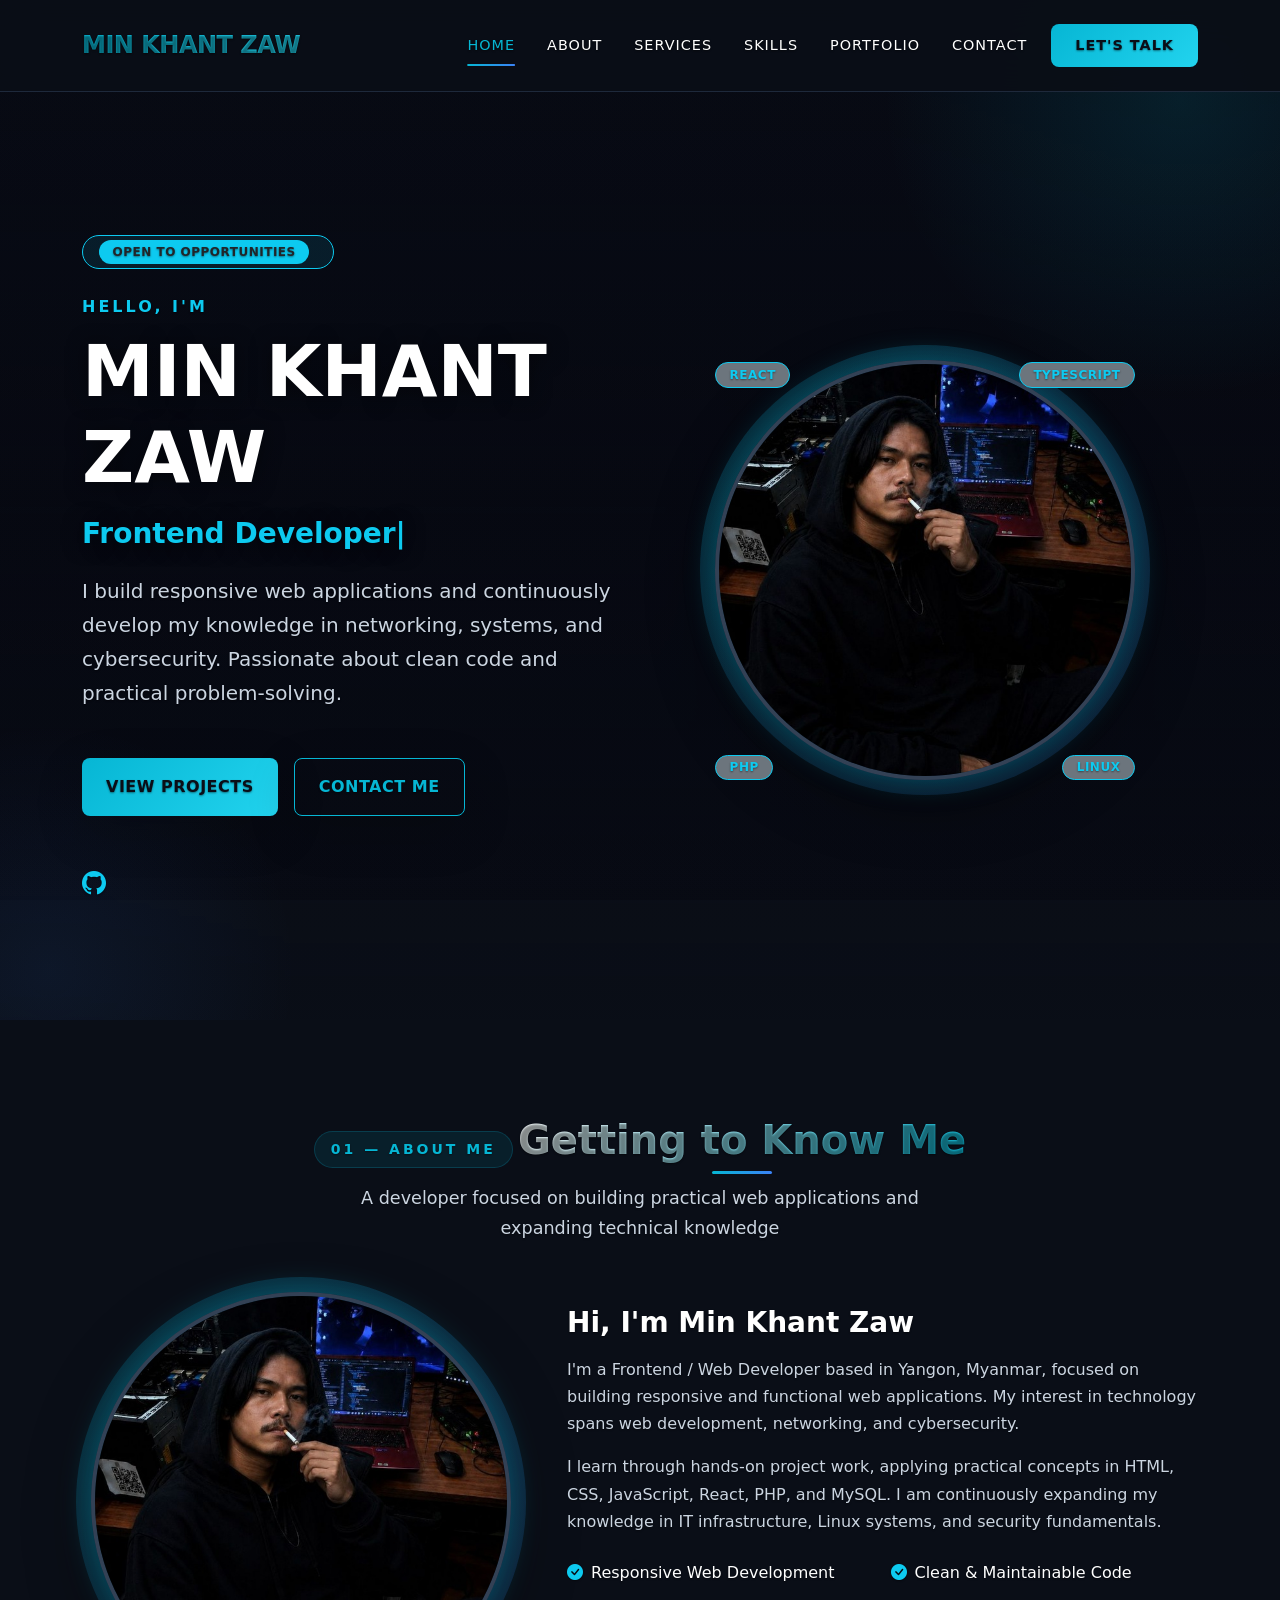
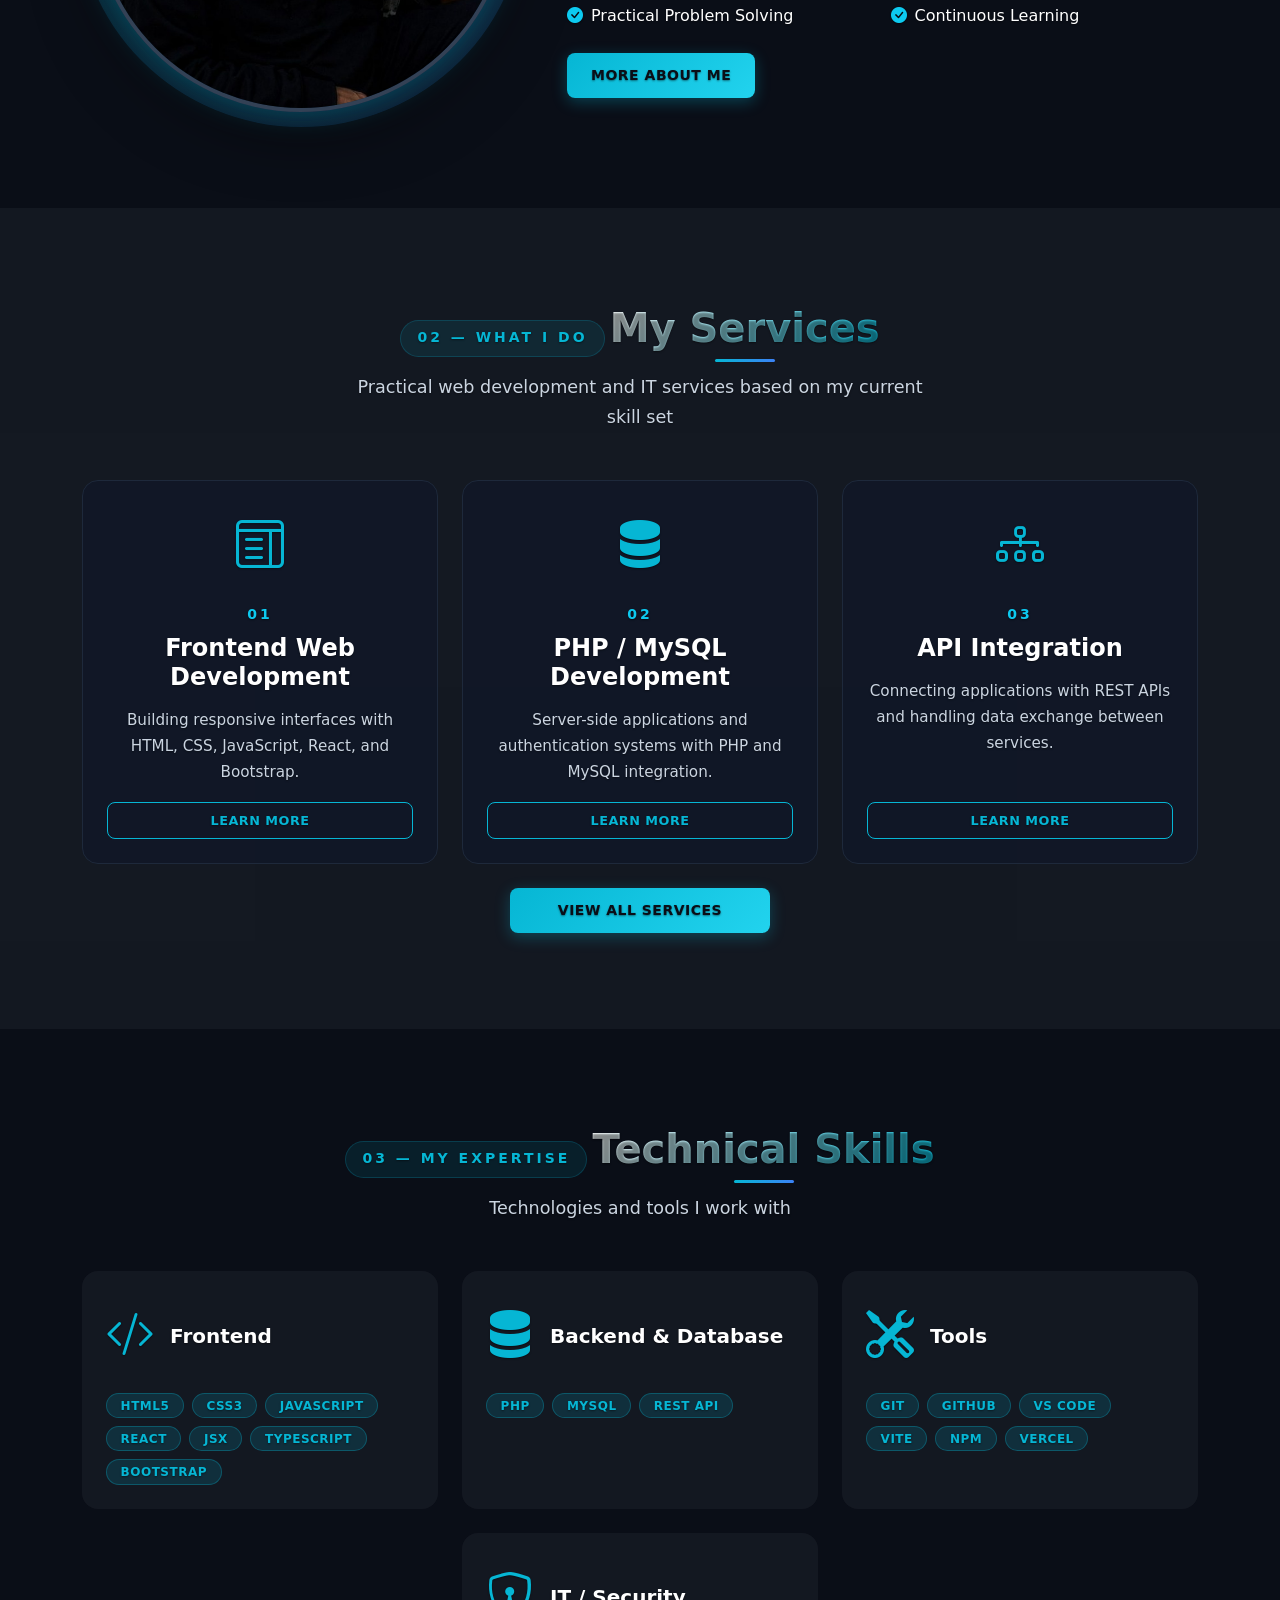
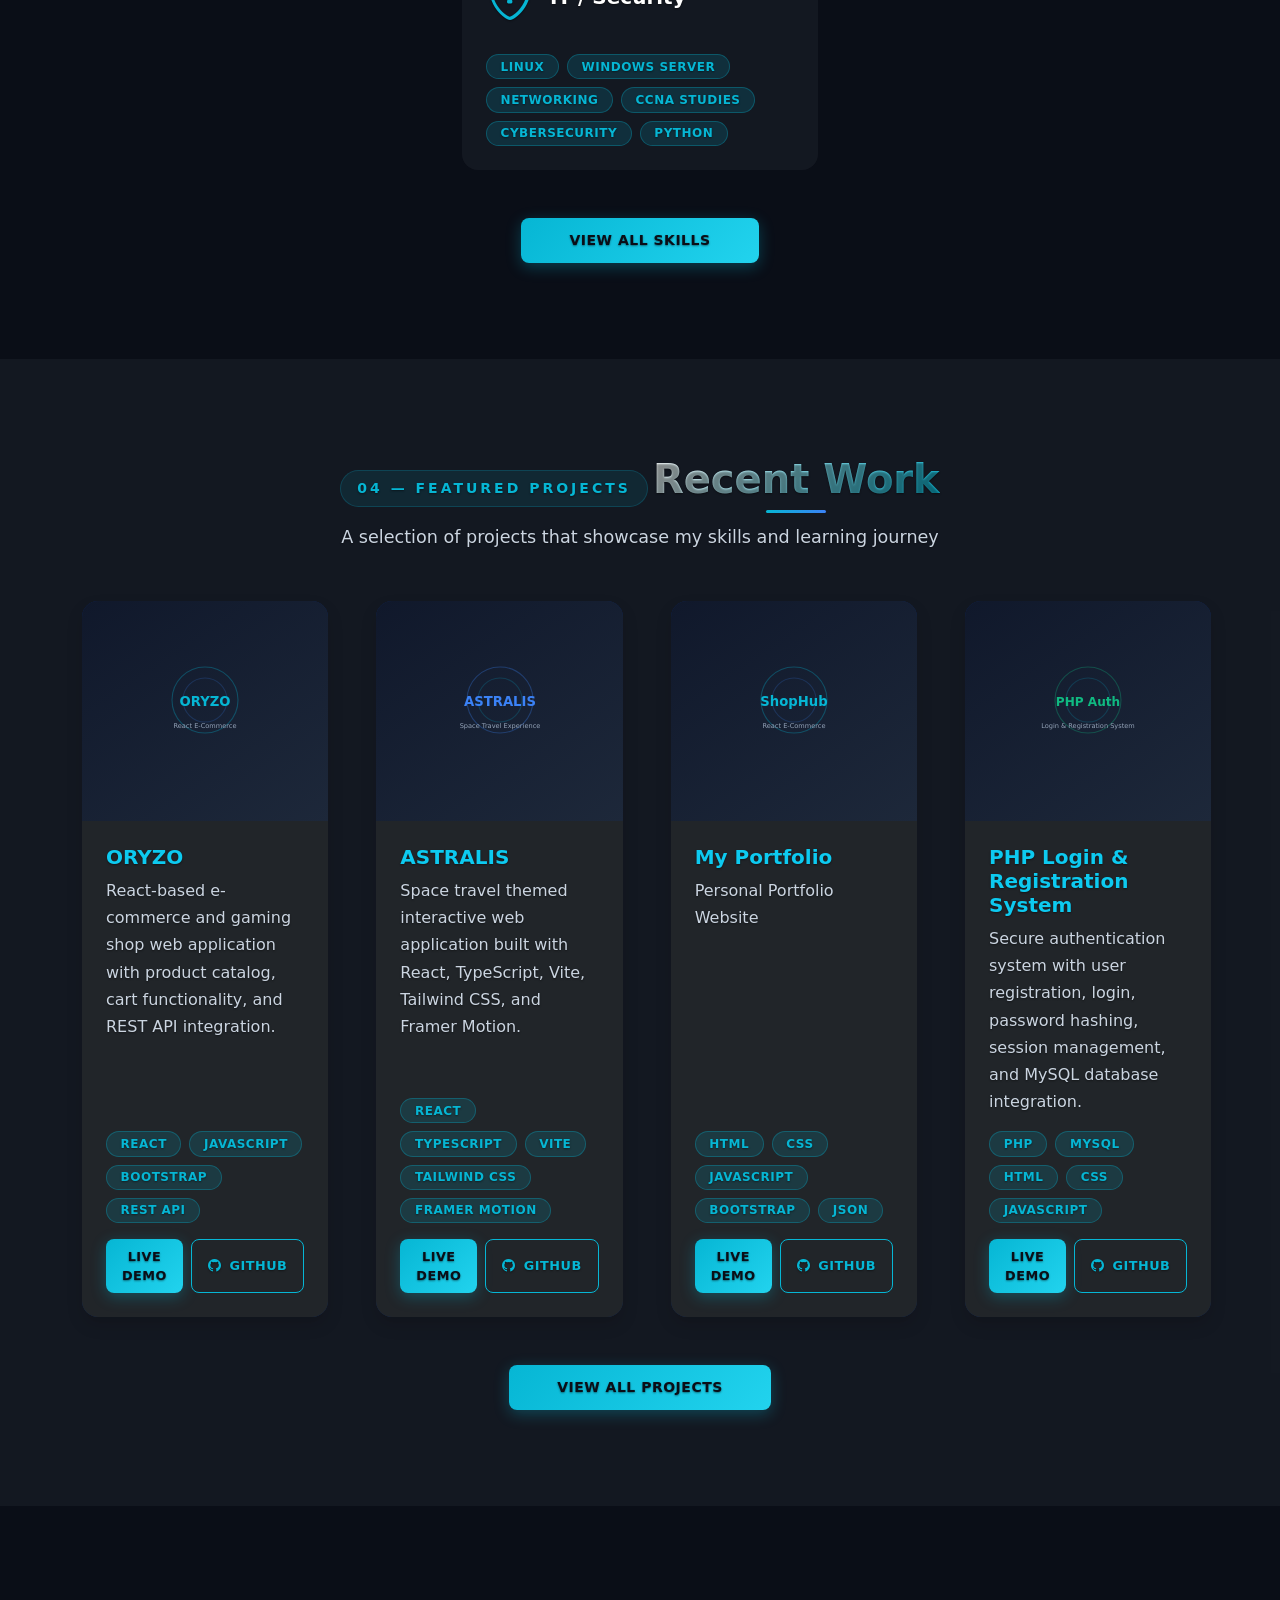
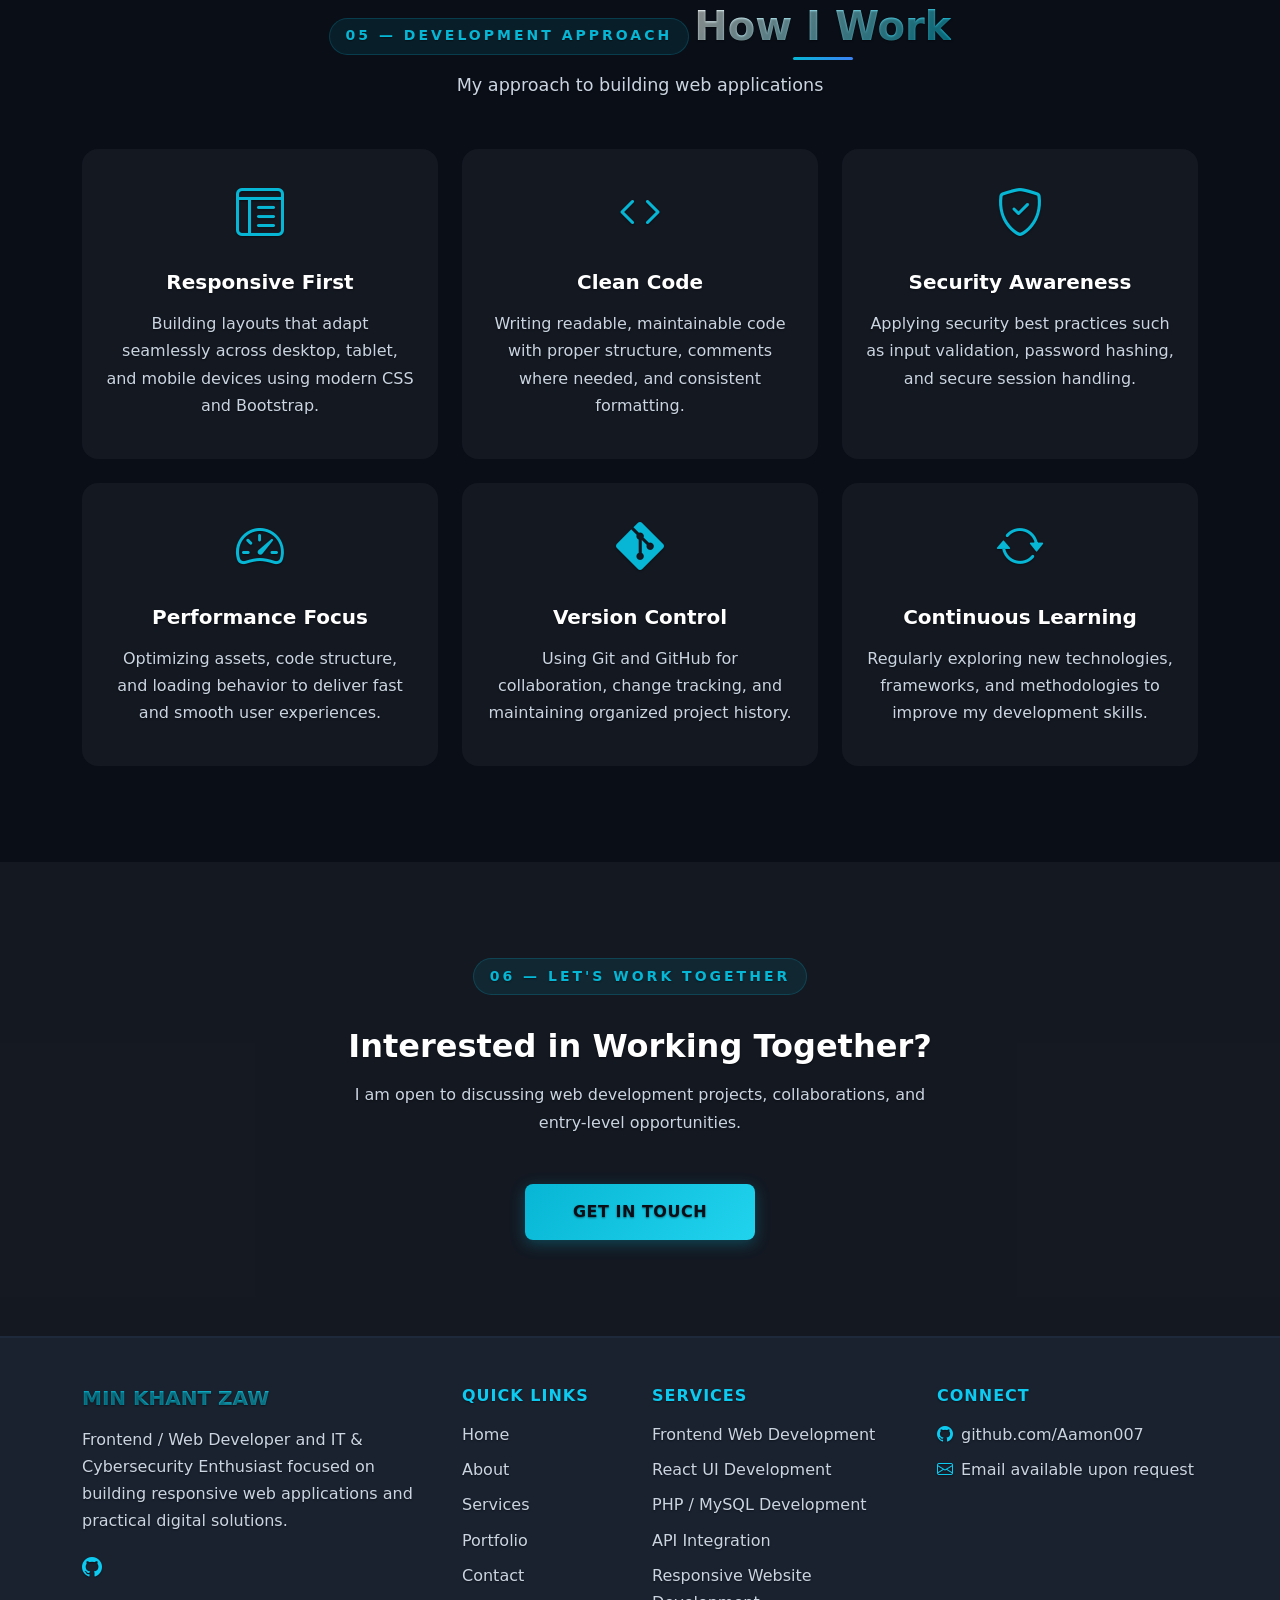
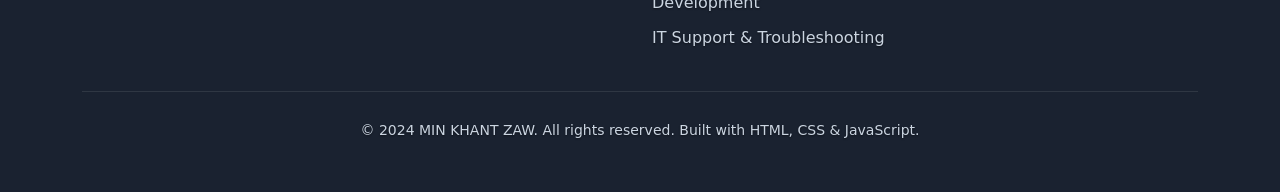
<file: docs/index.html>
<!DOCTYPE html>
<html lang="en">
<head>
  <meta charset="UTF-8">
  <meta name="viewport" content="width=device-width, initial-scale=1.0">
  <meta name="description" content="MIN KHANT ZAW - Frontend / Web Developer and IT & Cybersecurity Enthusiast. Building responsive web applications with React, PHP, and modern web technologies.">
  <meta name="keywords" content="Frontend Developer, Web Developer, React, PHP, MySQL, IT, Cybersecurity, Portfolio">
  <meta property="og:title" content="MIN KHANT ZAW | Frontend / Web Developer">
  <meta property="og:description" content="Building responsive web applications and continuously developing knowledge in networking, systems, and cybersecurity.">
  <meta property="og:type" content="website">
  <title>MIN KHANT ZAW | Frontend / Web Developer</title>
  <link href="https://cdn.jsdelivr.net/npm/bootstrap@5.3.3/dist/css/bootstrap.min.css" rel="stylesheet">
  <link href="https://cdn.jsdelivr.net/npm/bootstrap-icons@1.11.3/font/bootstrap-icons.css" rel="stylesheet">
  <link rel="stylesheet" href="css/style.css">
  <link rel="stylesheet" href="css/components.css">
  <link rel="stylesheet" href="css/animations.css">
  <link rel="stylesheet" href="css/responsive.css">
</head>
<body>
  <div class="background-video" aria-hidden="true">
    <video
      class="background-video__element"
      autoplay
      muted
      loop
      playsinline
      aria-hidden="true"
    >
      <source src="assets/videos/cyber-background.mp4" type="video/mp4">
    </video>
  </div>
  <div class="background-video__overlay" aria-hidden="true"></div>

  <header id="navbar"></header>

  <main>
    <!-- Hero Section -->
    <section class="hero-section d-flex align-items-center min-vh-100 position-relative overflow-hidden">
      <div class="hero-bg-glow position-absolute top-0 start-0 w-100 h-100 pointer-events-none"></div>
      <div class="container position-relative z-1">
        <div class="row align-items-center min-vh-100 py-5">
          <div class="col-lg-6 reveal">
            <div class="d-inline-block px-3 py-1 rounded-pill border border-info text-info small fw-semibold mb-4 bg-info bg-opacity-10">
              <span class="badge bg-info text-dark me-2">Open to Opportunities</span>
            </div>
            <p class="text-info fw-semibold mb-2 letter-spacing-wide">HELLO, I'M</p>
            <h1 class="display-2 fw-bold mb-3 text-white hero-title">
              MIN KHANT<br>ZAW
            </h1>
            <h2 class="h3 text-info mb-4 fw-semibold hero-typed-wrap"><span id="hero-typed" class="hero-typed" aria-live="polite"></span><span class="hero-typed-caret" aria-hidden="true">|</span></h2>
            <p class="lead text-muted mb-5 hero-lead">
              I build responsive web applications and continuously develop my knowledge in networking, systems, and cybersecurity. Passionate about clean code and practical problem-solving.
            </p>
            <div class="d-flex flex-wrap gap-3 mb-5 hero-buttons">
              <a href="portfolio.html" class="btn btn-primary btn-lg px-4 shadow-lg">View Projects</a>
              <a href="contact.html" class="btn btn-outline btn-lg px-4 shadow-lg">Contact Me</a>
            </div>
            <div class="d-flex gap-4">
              <a href="https://github.com/Aamon007" target="_blank" rel="noopener" class="text-info fs-4 btn-magnetic" aria-label="GitHub"><i class="bi bi-github"></i></a>
            </div>
          </div>
          <div class="col-lg-6 text-center mt-5 mt-lg-0 reveal">
            <div class="hero-visual position-relative d-inline-block">
              <div class="profile-wrapper d-inline-block position-relative">
                <div class="position-absolute inset-0 rounded-circle bg-info opacity-25 blur-4x animate-pulse-glow"></div>
                <img src="assets/images/photo_2026-08-07_19-54-37.jpg" alt="MIN KHANT ZAW - Frontend / Web Developer" class="img-fluid profile-img position-relative" loading="lazy">
              </div>
              <div class="floating-badge position-absolute top-0 start-0 animate-float">
                <span class="badge bg-secondary border border-info text-info">React</span>
              </div>
              <div class="floating-badge position-absolute top-0 end-0 animate-float floating-badge--delay-1">
                <span class="badge bg-secondary border border-info text-info">TypeScript</span>
              </div>
              <div class="floating-badge position-absolute bottom-0 start-0 animate-float floating-badge--delay-2">
                <span class="badge bg-secondary border border-info text-info">PHP</span>
              </div>
              <div class="floating-badge position-absolute bottom-0 end-0 animate-float floating-badge--delay-05">
                <span class="badge bg-secondary border border-info text-info">Linux</span>
              </div>
            </div>
          </div>
        </div>
      </div>
    </section>

    <!-- About Me Section -->
    <section class="py-5" id="about">
      <div class="container py-5">
        <div class="text-center mb-5 reveal">
          <span class="section-label">01 — About Me</span>
          <h2 class="fw-bold section-title">Getting to Know Me</h2>
          <p class="section-subtitle">A developer focused on building practical web applications and expanding technical knowledge</p>
        </div>
        <div class="row align-items-center g-5">
          <div class="col-lg-5 reveal text-center">
            <div class="profile-wrapper d-inline-block position-relative">
              <img src="assets/images/photo_2026-08-07_19-54-37.jpg" alt="MIN KHANT ZAW" class="img-fluid profile-img" loading="lazy">
            </div>
          </div>
          <div class="col-lg-7 reveal">
            <h3 class="fw-bold mb-3">Hi, I'm Min Khant Zaw</h3>
            <p class="text-muted mb-3">I'm a Frontend / Web Developer based in Yangon, Myanmar, focused on building responsive and functional web applications. My interest in technology spans web development, networking, and cybersecurity.</p>
            <p class="text-muted mb-4">I learn through hands-on project work, applying practical concepts in HTML, CSS, JavaScript, React, PHP, and MySQL. I am continuously expanding my knowledge in IT infrastructure, Linux systems, and security fundamentals.</p>
            <div class="row g-3">
              <div class="col-sm-6">
                <div class="d-flex align-items-center gap-2">
                  <i class="bi bi-check-circle-fill text-info"></i>
                  <span>Responsive Web Development</span>
                </div>
              </div>
              <div class="col-sm-6">
                <div class="d-flex align-items-center gap-2">
                  <i class="bi bi-check-circle-fill text-info"></i>
                  <span>Clean & Maintainable Code</span>
                </div>
              </div>
              <div class="col-sm-6">
                <div class="d-flex align-items-center gap-2">
                  <i class="bi bi-check-circle-fill text-info"></i>
                  <span>Practical Problem Solving</span>
                </div>
              </div>
              <div class="col-sm-6">
                <div class="d-flex align-items-center gap-2">
                  <i class="bi bi-check-circle-fill text-info"></i>
                  <span>Continuous Learning</span>
                </div>
              </div>
            </div>
            <a href="about.html" class="btn btn-primary mt-4 px-4">More About Me</a>
          </div>
        </div>
      </div>
    </section>

    <!-- What I Do Section -->
    <section class="py-5 bg-secondary bg-opacity-10" id="services">
      <div class="container py-5">
        <div class="text-center mb-5 reveal">
          <span class="section-label">02 — What I Do</span>
          <h2 class="fw-bold section-title">My Services</h2>
          <p class="section-subtitle">Practical web development and IT services based on my current skill set</p>
        </div>
        <div class="row g-4">
          <div class="col-md-6 col-lg-4 reveal">
            <div class="service-card tilt-card h-100 p-4">
              <div class="service-icon mb-3"><i class="bi bi-layout-text-window"></i></div>
              <span class="text-info fw-bold small text-uppercase letter-spacing-wide">01</span>
              <h4 class="service-title fw-bold mt-2 mb-3">Frontend Web Development</h4>
              <p class="service-desc text-muted mb-3">Building responsive interfaces with HTML, CSS, JavaScript, React, and Bootstrap.</p>
              <a href="contact.html" class="btn btn-outline btn-sm mt-auto">Learn More</a>
            </div>
          </div>
          <div class="col-md-6 col-lg-4 reveal">
            <div class="service-card tilt-card h-100 p-4">
              <div class="service-icon mb-3"><i class="bi bi-server"></i></div>
              <span class="text-info fw-bold small text-uppercase letter-spacing-wide">02</span>
              <h4 class="service-title fw-bold mt-2 mb-3">PHP / MySQL Development</h4>
              <p class="service-desc text-muted mb-3">Server-side applications and authentication systems with PHP and MySQL integration.</p>
              <a href="contact.html" class="btn btn-outline btn-sm mt-auto">Learn More</a>
            </div>
          </div>
          <div class="col-md-6 col-lg-4 reveal">
            <div class="service-card tilt-card h-100 p-4">
              <div class="service-icon mb-3"><i class="bi bi-diagram-3"></i></div>
              <span class="text-info fw-bold small text-uppercase letter-spacing-wide">03</span>
              <h4 class="service-title fw-bold mt-2 mb-3">API Integration</h4>
              <p class="service-desc text-muted mb-3">Connecting applications with REST APIs and handling data exchange between services.</p>
              <a href="contact.html" class="btn btn-outline btn-sm mt-auto">Learn More</a>
            </div>
          </div>
        </div>
        <div class="text-center mt-4">
          <a href="services.html" class="btn btn-primary px-5">View All Services</a>
        </div>
      </div>
    </section>

    <!-- My Expertise Section -->
    <section class="py-5" id="skills">
      <div class="container py-5">
        <div class="text-center mb-5 reveal">
          <span class="section-label">03 — My Expertise</span>
          <h2 class="fw-bold section-title">Technical Skills</h2>
          <p class="section-subtitle">Technologies and tools I work with</p>
        </div>
        <div class="row g-4 justify-content-center">
          <div class="col-md-6 col-lg-4 reveal">
            <div class="card bg-secondary bg-opacity-10 border-0 p-4 h-100 hover-glow">
              <div class="d-flex align-items-center gap-3 mb-3">
                <div class="service-icon mb-0"><i class="bi bi-code-slash"></i></div>
                <h5 class="fw-bold mb-0">Frontend</h5>
              </div>
              <div class="d-flex flex-wrap gap-2">
                <span class="badge badge-accent">HTML5</span>
                <span class="badge badge-accent">CSS3</span>
                <span class="badge badge-accent">JavaScript</span>
                <span class="badge badge-accent">React</span>
                <span class="badge badge-accent">JSX</span>
                <span class="badge badge-accent">TypeScript</span>
                <span class="badge badge-accent">Bootstrap</span>
              </div>
            </div>
          </div>
          <div class="col-md-6 col-lg-4 reveal">
            <div class="card bg-secondary bg-opacity-10 border-0 p-4 h-100 hover-glow">
              <div class="d-flex align-items-center gap-3 mb-3">
                <div class="service-icon mb-0"><i class="bi bi-server"></i></div>
                <h5 class="fw-bold mb-0">Backend & Database</h5>
              </div>
              <div class="d-flex flex-wrap gap-2">
                <span class="badge badge-accent">PHP</span>
                <span class="badge badge-accent">MySQL</span>
                <span class="badge badge-accent">REST API</span>
              </div>
            </div>
          </div>
          <div class="col-md-6 col-lg-4 reveal">
            <div class="card bg-secondary bg-opacity-10 border-0 p-4 h-100 hover-glow">
              <div class="d-flex align-items-center gap-3 mb-3">
                <div class="service-icon mb-0"><i class="bi bi-tools"></i></div>
                <h5 class="fw-bold mb-0">Tools</h5>
              </div>
              <div class="d-flex flex-wrap gap-2">
                <span class="badge badge-accent">Git</span>
                <span class="badge badge-accent">GitHub</span>
                <span class="badge badge-accent">VS Code</span>
                <span class="badge badge-accent">Vite</span>
                <span class="badge badge-accent">npm</span>
                <span class="badge badge-accent">Vercel</span>
              </div>
            </div>
          </div>
          <div class="col-md-6 col-lg-4 reveal">
            <div class="card bg-secondary bg-opacity-10 border-0 p-4 h-100 hover-glow">
              <div class="d-flex align-items-center gap-3 mb-3">
                <div class="service-icon mb-0"><i class="bi bi-shield-lock"></i></div>
                <h5 class="fw-bold mb-0">IT / Security</h5>
              </div>
              <div class="d-flex flex-wrap gap-2">
                <span class="badge badge-accent">Linux</span>
                <span class="badge badge-accent">Windows Server</span>
                <span class="badge badge-accent">Networking</span>
                <span class="badge badge-accent">CCNA studies</span>
                <span class="badge badge-accent">Cybersecurity</span>
                <span class="badge badge-accent">Python</span>
              </div>
            </div>
          </div>
        </div>
        <div class="text-center mt-5 reveal">
          <a href="skills.html" class="btn btn-primary px-5">View All Skills</a>
        </div>
      </div>
    </section>

    <!-- Featured Projects Section -->
    <section class="py-5 bg-secondary bg-opacity-10" id="portfolio">
      <div class="container py-5">
        <div class="text-center mb-5 reveal">
          <span class="section-label">04 — Featured Projects</span>
          <h2 class="fw-bold section-title">Recent Work</h2>
          <p class="section-subtitle">A selection of projects that showcase my skills and learning journey</p>
        </div>
        <div class="row g-4">
          <div class="col-lg-3 col-md-6 col-12 reveal">
            <div class="card project-card h-100 border-0 shadow hover-lift">
              <div class="overflow-hidden img-hover-zoom">
                <img src="assets/images/projects/oryzo.svg" class="card-img-top" alt="ORYZO - React E-Commerce Dashboard" loading="lazy">
              </div>
              <div class="card-body bg-dark d-flex flex-column">
                <h5 class="card-title text-info fw-bold">ORYZO</h5>
                <p class="card-text text-muted flex-grow-1">React-based e-commerce and gaming shop web application with product catalog, cart functionality, and REST API integration.</p>
                <div class="d-flex flex-wrap gap-2 mb-3">
                  <span class="badge badge-accent">React</span>
                  <span class="badge badge-accent">JavaScript</span>
                  <span class="badge badge-accent">Bootstrap</span>
                  <span class="badge badge-accent">REST API</span>
                </div>
                <div class="d-flex gap-2 mt-auto">
                  <a href="https://oryzo-dashboard.vercel.app/" target="_blank" rel="noopener" class="btn btn-primary btn-sm flex-fill">Live Demo</a>
                  <a href="https://github.com/Aamon007/oryzo-dashboard" target="_blank" rel="noopener" class="btn btn-outline btn-sm flex-fill"><i class="bi bi-github"></i> GitHub</a>
                </div>
              </div>
            </div>
          </div>
          <div class="col-lg-3 col-md-6 col-12 reveal">
            <div class="card project-card h-100 border-0 shadow hover-lift">
              <div class="overflow-hidden img-hover-zoom">
                <img src="assets/images/projects/astralis.svg" class="card-img-top" alt="ASTRALIS - Space Travel Interactive App" loading="lazy">
              </div>
              <div class="card-body bg-dark d-flex flex-column">
                <h5 class="card-title text-info fw-bold">ASTRALIS</h5>
                <p class="card-text text-muted flex-grow-1">Space travel themed interactive web application built with React, TypeScript, Vite, Tailwind CSS, and Framer Motion.</p>
                <div class="d-flex flex-wrap gap-2 mb-3">
                  <span class="badge badge-accent">React</span>
                  <span class="badge badge-accent">TypeScript</span>
                  <span class="badge badge-accent">Vite</span>
                  <span class="badge badge-accent">Tailwind CSS</span>
                  <span class="badge badge-accent">Framer Motion</span>
                </div>
                <div class="d-flex gap-2 mt-auto">
                  <a href="https://universe-vip.vercel.app/" target="_blank" rel="noopener" class="btn btn-primary btn-sm flex-fill">Live Demo</a>
                  <a href="https://github.com/Aamon007/UniverseVIP" target="_blank" rel="noopener" class="btn btn-outline btn-sm flex-fill"><i class="bi bi-github"></i> GitHub</a>
                </div>
              </div>
            </div>
          </div>
          <div class="col-lg-3 col-md-6 col-12 reveal">
            <div class="card project-card h-100 border-0 shadow hover-lift">
              <div class="overflow-hidden img-hover-zoom">
                <img src="assets/images/projects/shophub.svg" class="card-img-top" alt="My Portfolio - Personal Portfolio Website" loading="lazy">
              </div>
              <div class="card-body bg-dark d-flex flex-column">
                <h5 class="card-title text-info fw-bold">My Portfolio</h5>
                <p class="card-text text-muted flex-grow-1">Personal Portfolio Website</p>
                <div class="d-flex flex-wrap gap-2 mb-3">
                  <span class="badge badge-accent">HTML</span>
                  <span class="badge badge-accent">CSS</span>
                  <span class="badge badge-accent">JavaScript</span>
                  <span class="badge badge-accent">Bootstrap</span>
                  <span class="badge badge-accent">JSON</span>
                </div>
                <div class="d-flex gap-2 mt-auto">
                  <a href="https://aamon007.github.io/portfolio-website/" target="_blank" rel="noopener" class="btn btn-primary btn-sm flex-fill">Live Demo</a>
                  <a href="https://github.com/Aamon007/portfolio-website" target="_blank" rel="noopener" class="btn btn-outline btn-sm flex-fill"><i class="bi bi-github"></i> GitHub</a>
                </div>
              </div>
            </div>
          </div>
          <div class="col-lg-3 col-md-6 col-12 reveal">
            <div class="card project-card h-100 border-0 shadow hover-lift">
              <div class="overflow-hidden img-hover-zoom">
                <img src="assets/images/projects/php-auth.svg" class="card-img-top" alt="PHP Login & Registration System" loading="lazy">
              </div>
              <div class="card-body bg-dark d-flex flex-column">
                <h5 class="card-title text-info fw-bold">PHP Login & Registration System</h5>
                <p class="card-text text-muted flex-grow-1">Secure authentication system with user registration, login, password hashing, session management, and MySQL database integration.</p>
                <div class="d-flex flex-wrap gap-2 mb-3">
                  <span class="badge badge-accent">PHP</span>
                  <span class="badge badge-accent">MySQL</span>
                  <span class="badge badge-accent">HTML</span>
                  <span class="badge badge-accent">CSS</span>
                  <span class="badge badge-accent">JavaScript</span>
                </div>
                <div class="d-flex gap-2 mt-auto">
                  <a href="http://shini-store.infinityfree.io/login.php" target="_blank" rel="noopener" class="btn btn-primary btn-sm flex-fill">Live Demo</a>
                  <a href="https://github.com/Aamon007/php-project-" target="_blank" rel="noopener" class="btn btn-outline btn-sm flex-fill"><i class="bi bi-github"></i> GitHub</a>
                </div>
              </div>
            </div>
          </div>
        </div>
        <div class="text-center mt-5 reveal">
          <a href="portfolio.html" class="btn btn-primary px-5">View All Projects</a>
        </div>
      </div>
    </section>

    <!-- Development Approach Section -->
    <section class="py-5" id="approach">
      <div class="container py-5">
        <div class="text-center mb-5 reveal">
          <span class="section-label">05 — Development Approach</span>
          <h2 class="fw-bold section-title">How I Work</h2>
          <p class="section-subtitle">My approach to building web applications</p>
        </div>
        <div class="row g-4">
          <div class="col-md-6 col-lg-4 reveal">
            <div class="card bg-secondary bg-opacity-10 border-0 p-4 h-100 hover-glow text-center">
              <div class="service-icon mb-3"><i class="bi bi-layout-text-window-reverse"></i></div>
              <h5 class="fw-bold mb-3">Responsive First</h5>
              <p class="text-muted">Building layouts that adapt seamlessly across desktop, tablet, and mobile devices using modern CSS and Bootstrap.</p>
            </div>
          </div>
          <div class="col-md-6 col-lg-4 reveal">
            <div class="card bg-secondary bg-opacity-10 border-0 p-4 h-100 hover-glow text-center">
              <div class="service-icon mb-3"><i class="bi bi-code"></i></div>
              <h5 class="fw-bold mb-3">Clean Code</h5>
              <p class="text-muted">Writing readable, maintainable code with proper structure, comments where needed, and consistent formatting.</p>
            </div>
          </div>
          <div class="col-md-6 col-lg-4 reveal">
            <div class="card bg-secondary bg-opacity-10 border-0 p-4 h-100 hover-glow text-center">
              <div class="service-icon mb-3"><i class="bi bi-shield-check"></i></div>
              <h5 class="fw-bold mb-3">Security Awareness</h5>
              <p class="text-muted">Applying security best practices such as input validation, password hashing, and secure session handling.</p>
            </div>
          </div>
          <div class="col-md-6 col-lg-4 reveal">
            <div class="card bg-secondary bg-opacity-10 border-0 p-4 h-100 hover-glow text-center">
              <div class="service-icon mb-3"><i class="bi bi-speedometer2"></i></div>
              <h5 class="fw-bold mb-3">Performance Focus</h5>
              <p class="text-muted">Optimizing assets, code structure, and loading behavior to deliver fast and smooth user experiences.</p>
            </div>
          </div>
          <div class="col-md-6 col-lg-4 reveal">
            <div class="card bg-secondary bg-opacity-10 border-0 p-4 h-100 hover-glow text-center">
              <div class="service-icon mb-3"><i class="bi bi-git"></i></div>
              <h5 class="fw-bold mb-3">Version Control</h5>
              <p class="text-muted">Using Git and GitHub for collaboration, change tracking, and maintaining organized project history.</p>
            </div>
          </div>
          <div class="col-md-6 col-lg-4 reveal">
            <div class="card bg-secondary bg-opacity-10 border-0 p-4 h-100 hover-glow text-center">
              <div class="service-icon mb-3"><i class="bi bi-arrow-repeat"></i></div>
              <h5 class="fw-bold mb-3">Continuous Learning</h5>
              <p class="text-muted">Regularly exploring new technologies, frameworks, and methodologies to improve my development skills.</p>
            </div>
          </div>
        </div>
      </div>
    </section>

    <!-- Let's Work Together CTA -->
    <section class="py-5 bg-secondary bg-opacity-10" id="contact">
      <div class="container py-5 text-center reveal">
        <span class="section-label">06 — Let's Work Together</span>
        <h2 class="fw-bold mb-3 mt-3">Interested in Working Together?</h2>
        <p class="text-muted mb-5 hero-section-copy">
          I am open to discussing web development projects, collaborations, and entry-level opportunities.
        </p>
        <a href="contact.html" class="btn btn-primary btn-lg px-5">Get In Touch</a>
      </div>
    </section>
  </main>

  <footer id="footer"></footer>

  <script src="https://cdn.jsdelivr.net/npm/bootstrap@5.3.3/dist/js/bootstrap.bundle.min.js"></script>
  <script src="js/main.js"></script>
  <script src="js/animations.js"></script>
  <script src="js/data-loader.js"></script>
</body>
</html>
</file>
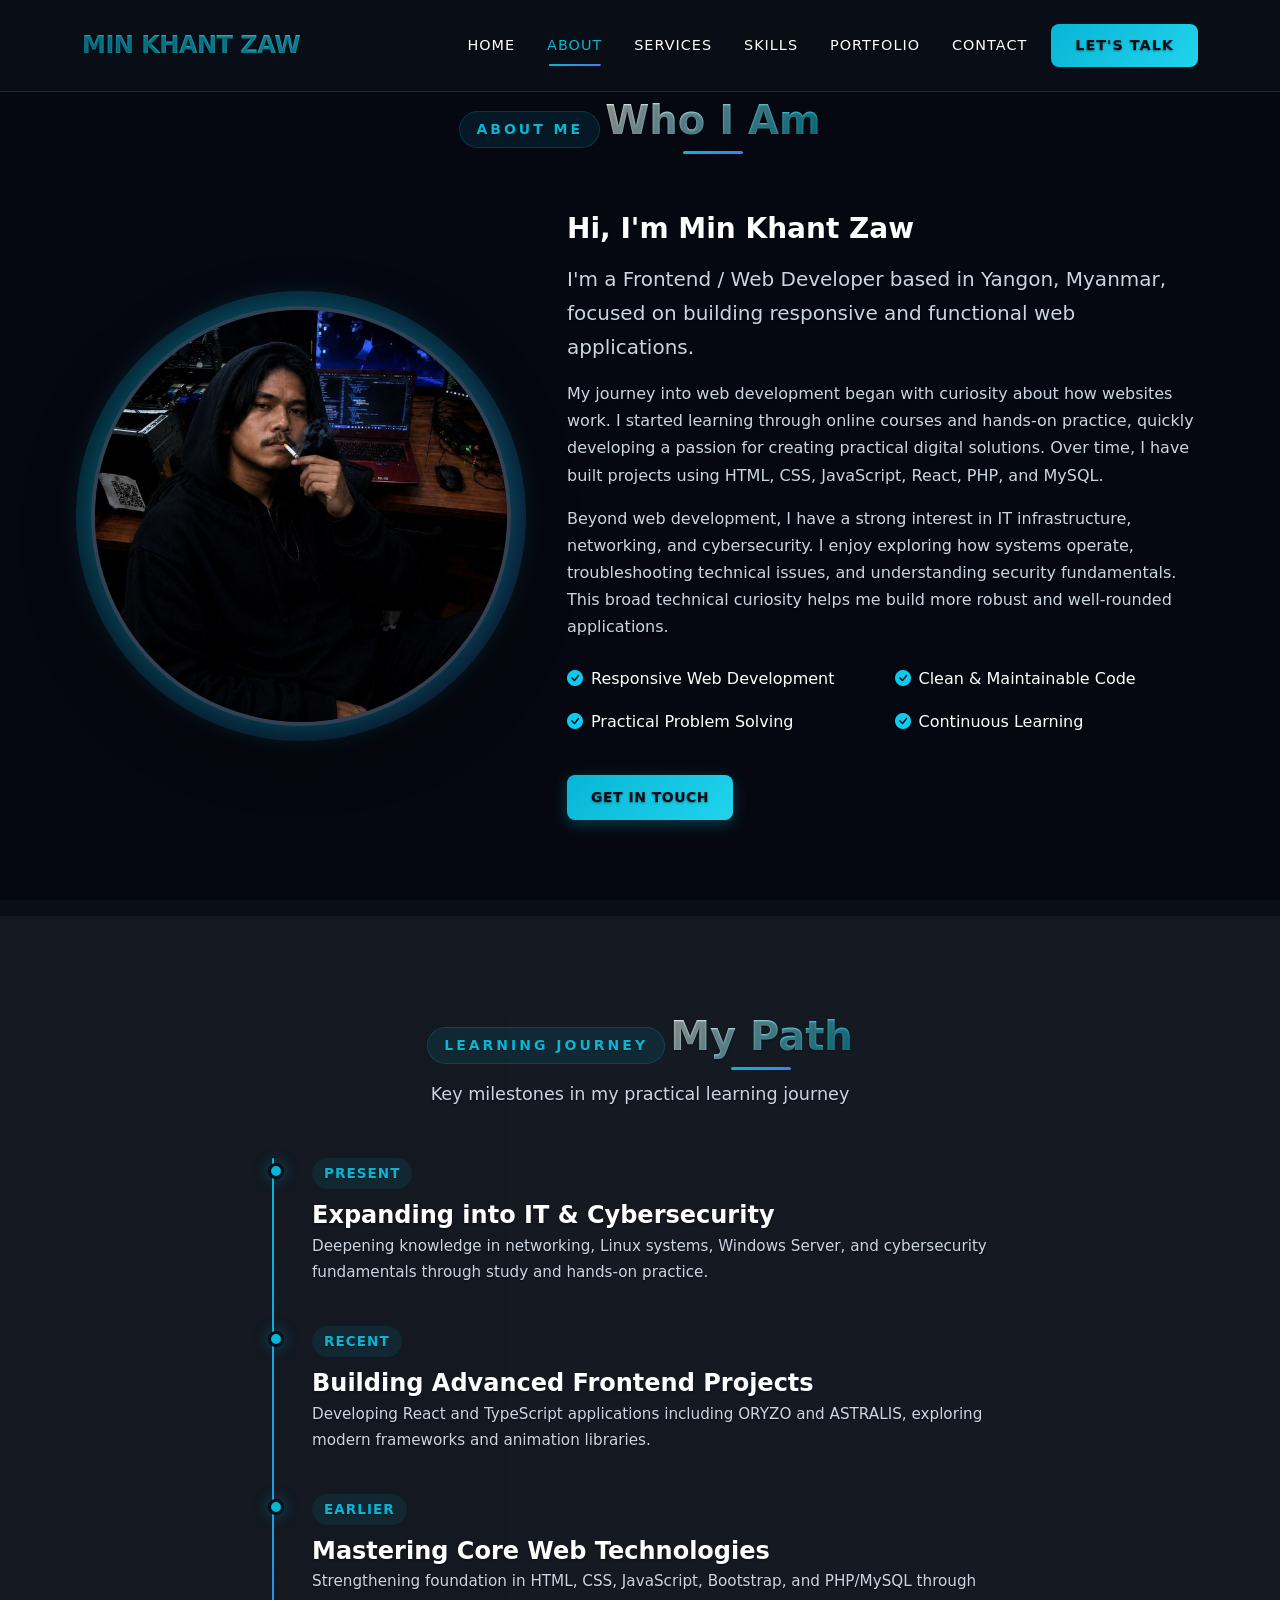
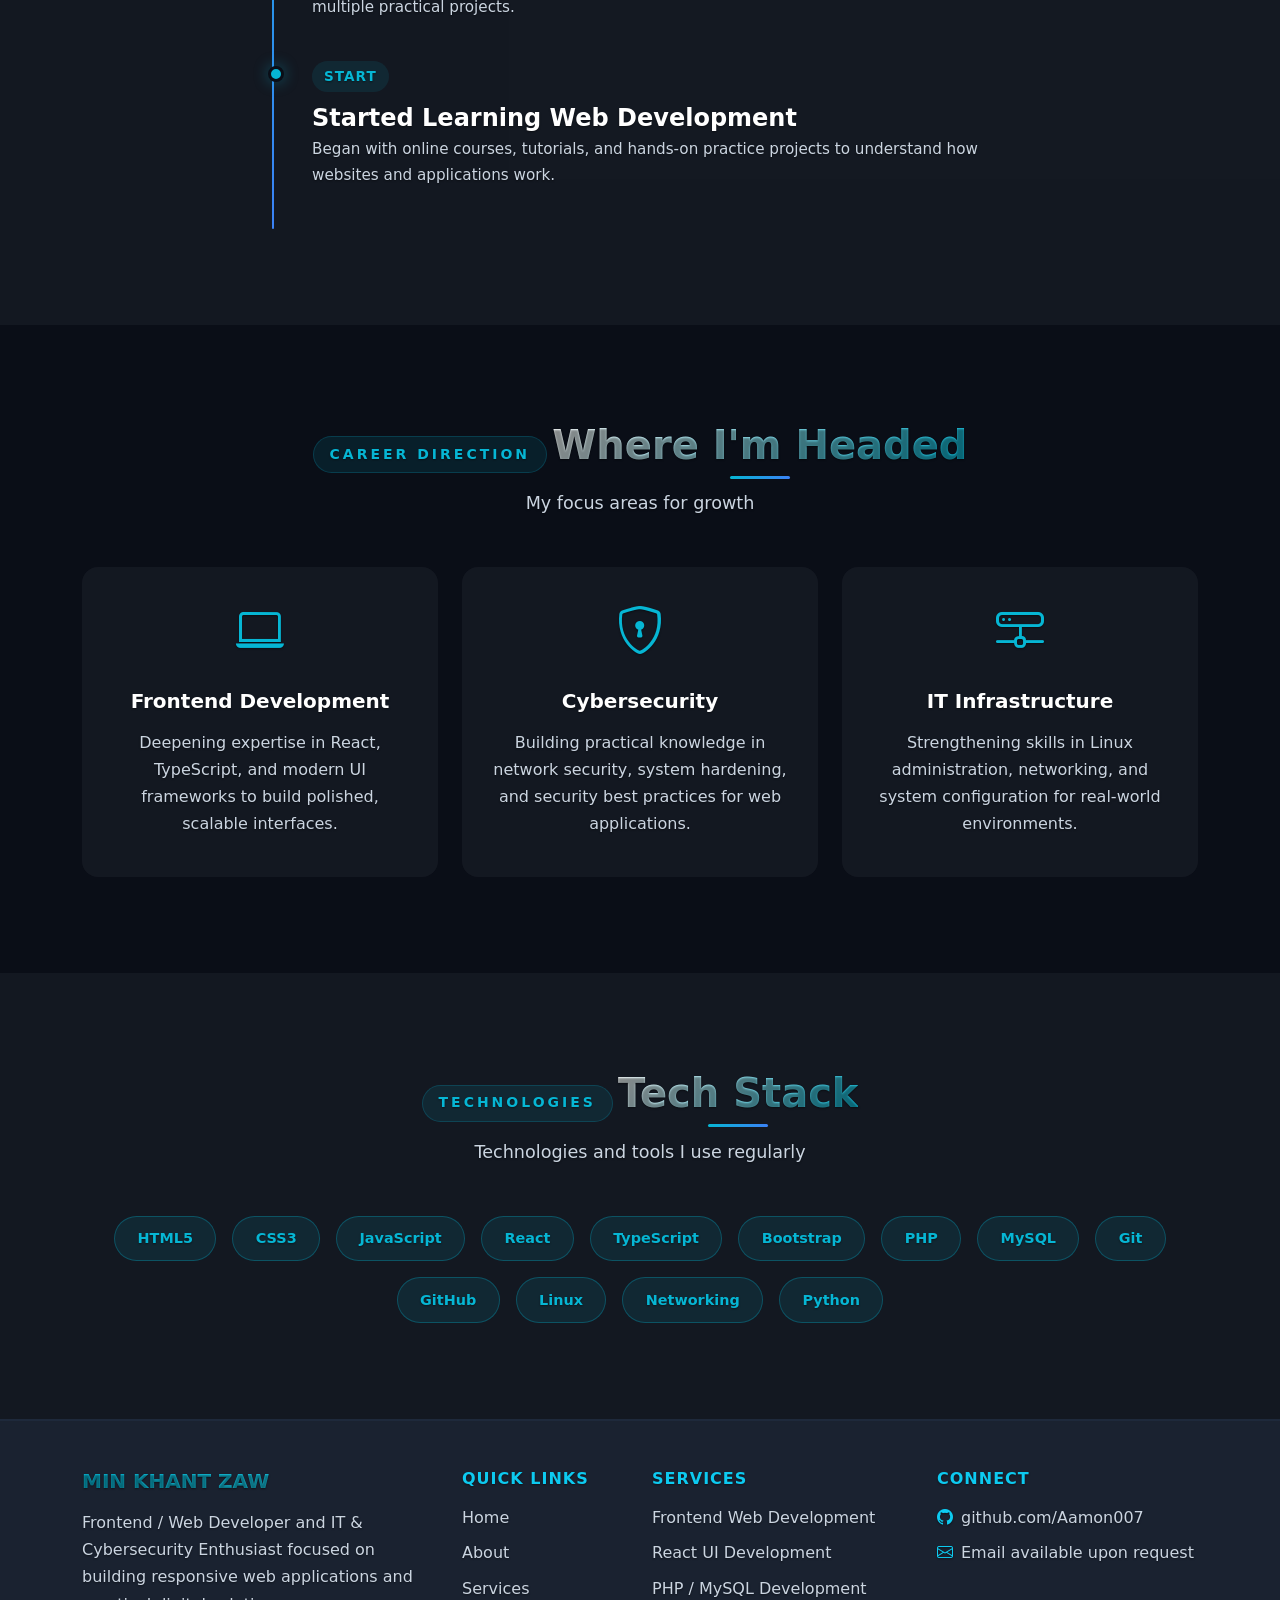
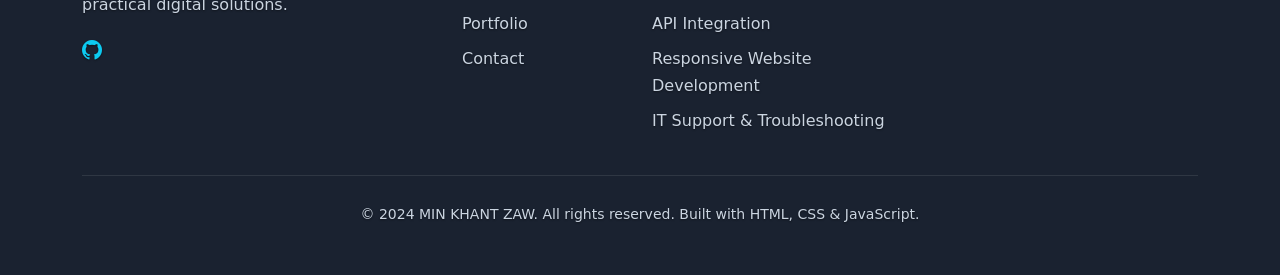
<file: docs/about.html>
<!DOCTYPE html>
<html lang="en">
<head>
  <meta charset="UTF-8">
  <meta name="viewport" content="width=device-width, initial-scale=1.0">
  <meta name="description" content="Learn more about MIN KHANT ZAW - Frontend / Web Developer and IT & Cybersecurity Enthusiast. Discover my learning journey, skills, and career direction.">
  <title>About Me | MIN KHANT ZAW</title>
  <link href="https://cdn.jsdelivr.net/npm/bootstrap@5.3.3/dist/css/bootstrap.min.css" rel="stylesheet">
  <link href="https://cdn.jsdelivr.net/npm/bootstrap-icons@1.11.3/font/bootstrap-icons.css" rel="stylesheet">
  <link rel="stylesheet" href="css/style.css">
  <link rel="stylesheet" href="css/components.css">
  <link rel="stylesheet" href="css/animations.css">
  <link rel="stylesheet" href="css/responsive.css">
</head>
<body>
  <div class="background-video" aria-hidden="true">
    <video
      class="background-video__element"
      autoplay
      muted
      loop
      playsinline
      aria-hidden="true"
    >
      <source src="assets/videos/cyber-background.mp4" type="video/mp4">
    </video>
  </div>
  <div class="background-video__overlay" aria-hidden="true"></div>

  <header id="navbar"></header>

  <main>
    <!-- About Introduction -->
    <section class="py-5">
      <div class="container py-5">
        <div class="text-center mb-5 reveal">
          <span class="section-label">About Me</span>
          <h2 class="fw-bold section-title">Who I Am</h2>
        </div>
        <div class="row align-items-center g-5">
          <div class="col-lg-5 mb-4 mb-lg-0 reveal text-center">
            <div class="profile-wrapper d-inline-block position-relative">
              <img src="assets/images/photo_2026-08-07_19-54-37.jpg" alt="MIN KHANT ZAW" class="img-fluid profile-img" loading="lazy">
            </div>
          </div>
          <div class="col-lg-7 reveal">
            <h3 class="fw-bold mb-3">Hi, I'm Min Khant Zaw</h3>
            <p class="lead text-muted mt-3">I'm a Frontend / Web Developer based in Yangon, Myanmar, focused on building responsive and functional web applications.</p>
            <p class="text-muted mt-3">My journey into web development began with curiosity about how websites work. I started learning through online courses and hands-on practice, quickly developing a passion for creating practical digital solutions. Over time, I have built projects using HTML, CSS, JavaScript, React, PHP, and MySQL.</p>
            <p class="text-muted mt-3">Beyond web development, I have a strong interest in IT infrastructure, networking, and cybersecurity. I enjoy exploring how systems operate, troubleshooting technical issues, and understanding security fundamentals. This broad technical curiosity helps me build more robust and well-rounded applications.</p>
            <div class="row mt-4">
              <div class="col-sm-6 mb-3">
                <div class="d-flex align-items-center gap-2">
                  <i class="bi bi-check-circle-fill text-info"></i>
                  <span>Responsive Web Development</span>
                </div>
              </div>
              <div class="col-sm-6 mb-3">
                <div class="d-flex align-items-center gap-2">
                  <i class="bi bi-check-circle-fill text-info"></i>
                  <span>Clean & Maintainable Code</span>
                </div>
              </div>
              <div class="col-sm-6 mb-3">
                <div class="d-flex align-items-center gap-2">
                  <i class="bi bi-check-circle-fill text-info"></i>
                  <span>Practical Problem Solving</span>
                </div>
              </div>
              <div class="col-sm-6 mb-3">
                <div class="d-flex align-items-center gap-2">
                  <i class="bi bi-check-circle-fill text-info"></i>
                  <span>Continuous Learning</span>
                </div>
              </div>
            </div>
            <div class="mt-4">
              <a href="contact.html" class="btn btn-primary px-4">Get In Touch</a>
            </div>
          </div>
        </div>
      </div>
    </section>

    <!-- Learning Journey -->
    <section class="py-5 bg-secondary bg-opacity-10">
      <div class="container py-5">
        <div class="text-center mb-5 reveal">
          <span class="section-label">Learning Journey</span>
          <h2 class="fw-bold section-title">My Path</h2>
          <p class="section-subtitle">Key milestones in my practical learning journey</p>
        </div>
        <div class="row">
          <div class="col-lg-8 mx-auto">
            <div class="timeline reveal">
              <div class="timeline-item">
                <div class="timeline-date">Present</div>
                <h4 class="timeline-title fw-bold">Expanding into IT & Cybersecurity</h4>
                <p class="timeline-desc text-muted">Deepening knowledge in networking, Linux systems, Windows Server, and cybersecurity fundamentals through study and hands-on practice.</p>
              </div>
              <div class="timeline-item">
                <div class="timeline-date">Recent</div>
                <h4 class="timeline-title fw-bold">Building Advanced Frontend Projects</h4>
                <p class="timeline-desc text-muted">Developing React and TypeScript applications including ORYZO and ASTRALIS, exploring modern frameworks and animation libraries.</p>
              </div>
              <div class="timeline-item">
                <div class="timeline-date">Earlier</div>
                <h4 class="timeline-title fw-bold">Mastering Core Web Technologies</h4>
                <p class="timeline-desc text-muted">Strengthening foundation in HTML, CSS, JavaScript, Bootstrap, and PHP/MySQL through multiple practical projects.</p>
              </div>
              <div class="timeline-item">
                <div class="timeline-date">Start</div>
                <h4 class="timeline-title fw-bold">Started Learning Web Development</h4>
                <p class="timeline-desc text-muted">Began with online courses, tutorials, and hands-on practice projects to understand how websites and applications work.</p>
              </div>
            </div>
          </div>
        </div>
      </div>
    </section>

    <!-- Career Direction -->
    <section class="py-5">
      <div class="container py-5">
        <div class="text-center mb-5 reveal">
          <span class="section-label">Career Direction</span>
          <h2 class="fw-bold section-title">Where I'm Headed</h2>
          <p class="section-subtitle">My focus areas for growth</p>
        </div>
        <div class="row g-4">
          <div class="col-md-4 reveal">
            <div class="card bg-secondary bg-opacity-10 border-0 h-100 p-4 text-center hover-glow">
              <div class="service-icon mb-3"><i class="bi bi-laptop"></i></div>
              <h5 class="fw-bold mb-3">Frontend Development</h5>
              <p class="text-muted">Deepening expertise in React, TypeScript, and modern UI frameworks to build polished, scalable interfaces.</p>
            </div>
          </div>
          <div class="col-md-4 reveal">
            <div class="card bg-secondary bg-opacity-10 border-0 h-100 p-4 text-center hover-glow">
              <div class="service-icon mb-3"><i class="bi bi-shield-lock"></i></div>
              <h5 class="fw-bold mb-3">Cybersecurity</h5>
              <p class="text-muted">Building practical knowledge in network security, system hardening, and security best practices for web applications.</p>
            </div>
          </div>
          <div class="col-md-4 reveal">
            <div class="card bg-secondary bg-opacity-10 border-0 h-100 p-4 text-center hover-glow">
              <div class="service-icon mb-3"><i class="bi bi-hdd-network"></i></div>
              <h5 class="fw-bold mb-3">IT Infrastructure</h5>
              <p class="text-muted">Strengthening skills in Linux administration, networking, and system configuration for real-world environments.</p>
            </div>
          </div>
        </div>
      </div>
    </section>

    <!-- Technologies -->
    <section class="py-5 bg-secondary bg-opacity-10">
      <div class="container py-5">
        <div class="text-center mb-5 reveal">
          <span class="section-label">Technologies</span>
          <h2 class="fw-bold section-title">Tech Stack</h2>
          <p class="section-subtitle">Technologies and tools I use regularly</p>
        </div>
        <div class="d-flex flex-wrap justify-content-center gap-3 reveal">
          <span class="skill-badge">HTML5</span>
          <span class="skill-badge">CSS3</span>
          <span class="skill-badge">JavaScript</span>
          <span class="skill-badge">React</span>
          <span class="skill-badge">TypeScript</span>
          <span class="skill-badge">Bootstrap</span>
          <span class="skill-badge">PHP</span>
          <span class="skill-badge">MySQL</span>
          <span class="skill-badge">Git</span>
          <span class="skill-badge">GitHub</span>
          <span class="skill-badge">Linux</span>
          <span class="skill-badge">Networking</span>
          <span class="skill-badge">Python</span>
        </div>
      </div>
    </section>
  </main>

  <footer id="footer"></footer>

  <script src="https://cdn.jsdelivr.net/npm/bootstrap@5.3.3/dist/js/bootstrap.bundle.min.js"></script>
  <script src="js/main.js"></script>
  <script src="js/animations.js"></script>
  <script src="js/data-loader.js"></script>
</body>
</html>
</file>
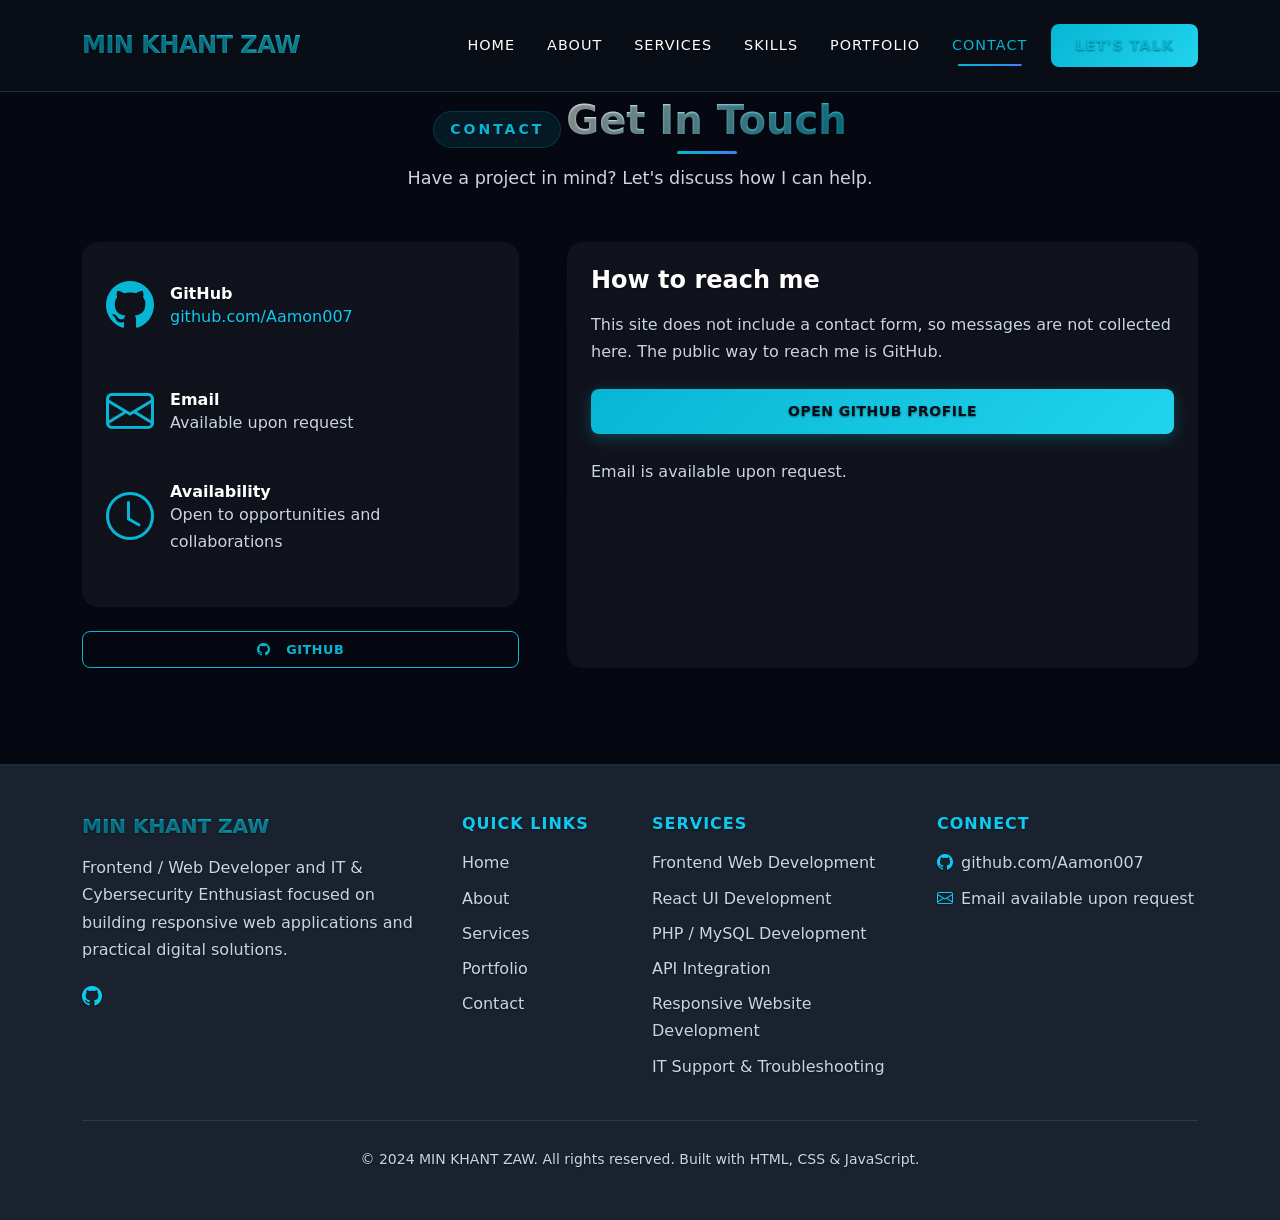
<file: docs/contact.html>
<!DOCTYPE html>
<html lang="en">
<head>
  <meta charset="UTF-8">
  <meta name="viewport" content="width=device-width, initial-scale=1.0">
  <meta name="description" content="Contact MIN KHANT ZAW - Frontend / Web Developer. Open to web development projects, collaborations, and entry-level opportunities.">
  <title>Contact | MIN KHANT ZAW</title>
  <link href="https://cdn.jsdelivr.net/npm/bootstrap@5.3.3/dist/css/bootstrap.min.css" rel="stylesheet">
  <link href="https://cdn.jsdelivr.net/npm/bootstrap-icons@1.11.3/font/bootstrap-icons.css" rel="stylesheet">
  <link rel="stylesheet" href="css/style.css">
  <link rel="stylesheet" href="css/components.css">
  <link rel="stylesheet" href="css/animations.css">
  <link rel="stylesheet" href="css/responsive.css">
</head>
<body>
  <div class="background-video" aria-hidden="true">
    <video
      class="background-video__element"
      autoplay
      muted
      loop
      playsinline
      aria-hidden="true"
    >
      <source src="assets/videos/cyber-background.mp4" type="video/mp4">
    </video>
  </div>
  <div class="background-video__overlay" aria-hidden="true"></div>

  <header id="navbar"></header>

  <main>
    <section class="py-5">
      <div class="container py-5">
        <div class="text-center mb-5 reveal">
          <span class="section-label">Contact</span>
          <h2 class="fw-bold section-title">Get In Touch</h2>
          <p class="section-subtitle">Have a project in mind? Let's discuss how I can help.</p>
        </div>
        <div class="row g-5">
          <div class="col-lg-5 reveal">
            <div class="card bg-secondary bg-opacity-10 border-0 p-4 mb-4 hover-glow">
              <div class="d-flex align-items-center gap-3 mb-4">
                <div class="service-icon mb-0"><i class="bi bi-github"></i></div>
                <div>
                  <h6 class="fw-bold mb-0">GitHub</h6>
                  <a href="https://github.com/Aamon007" target="_blank" rel="noopener" class="text-info text-decoration-none">github.com/Aamon007</a>
                </div>
              </div>
              <div class="d-flex align-items-center gap-3 mb-4">
                <div class="service-icon mb-0"><i class="bi bi-envelope"></i></div>
                <div>
                  <h6 class="fw-bold mb-0">Email</h6>
                  <p class="text-muted mb-0">Available upon request</p>
                </div>
              </div>
              <div class="d-flex align-items-center gap-3 mb-4">
                <div class="service-icon mb-0"><i class="bi bi-clock"></i></div>
                <div>
                  <h6 class="fw-bold mb-0">Availability</h6>
                  <p class="text-muted mb-0">Open to opportunities and collaborations</p>
                </div>
              </div>
            </div>
            <div class="d-flex gap-3">
              <a href="https://github.com/Aamon007" target="_blank" rel="noopener" class="btn btn-outline btn-sm flex-fill"><i class="bi bi-github me-2"></i>GitHub</a>
            </div>
          </div>
          <div class="col-lg-7 reveal">
            <div class="card bg-secondary bg-opacity-10 border-0 p-4 h-100 hover-glow">
              <h4 class="fw-bold mb-3">How to reach me</h4>
              <p class="text-muted mb-4">This site does not include a contact form, so messages are not collected here. The public way to reach me is GitHub.</p>
              <a href="https://github.com/Aamon007" target="_blank" rel="noopener" class="btn btn-primary px-4 mb-4">Open GitHub profile</a>
              <p class="text-muted mb-0">Email is available upon request.</p>
            </div>
          </div>
        </div>
      </div>
    </section>
  </main>

  <footer id="footer"></footer>

  <script src="https://cdn.jsdelivr.net/npm/bootstrap@5.3.3/dist/js/bootstrap.bundle.min.js"></script>
  <script src="js/main.js"></script>
  <script src="js/animations.js"></script>
  <script src="js/data-loader.js"></script>
</body>
</html>
</file>
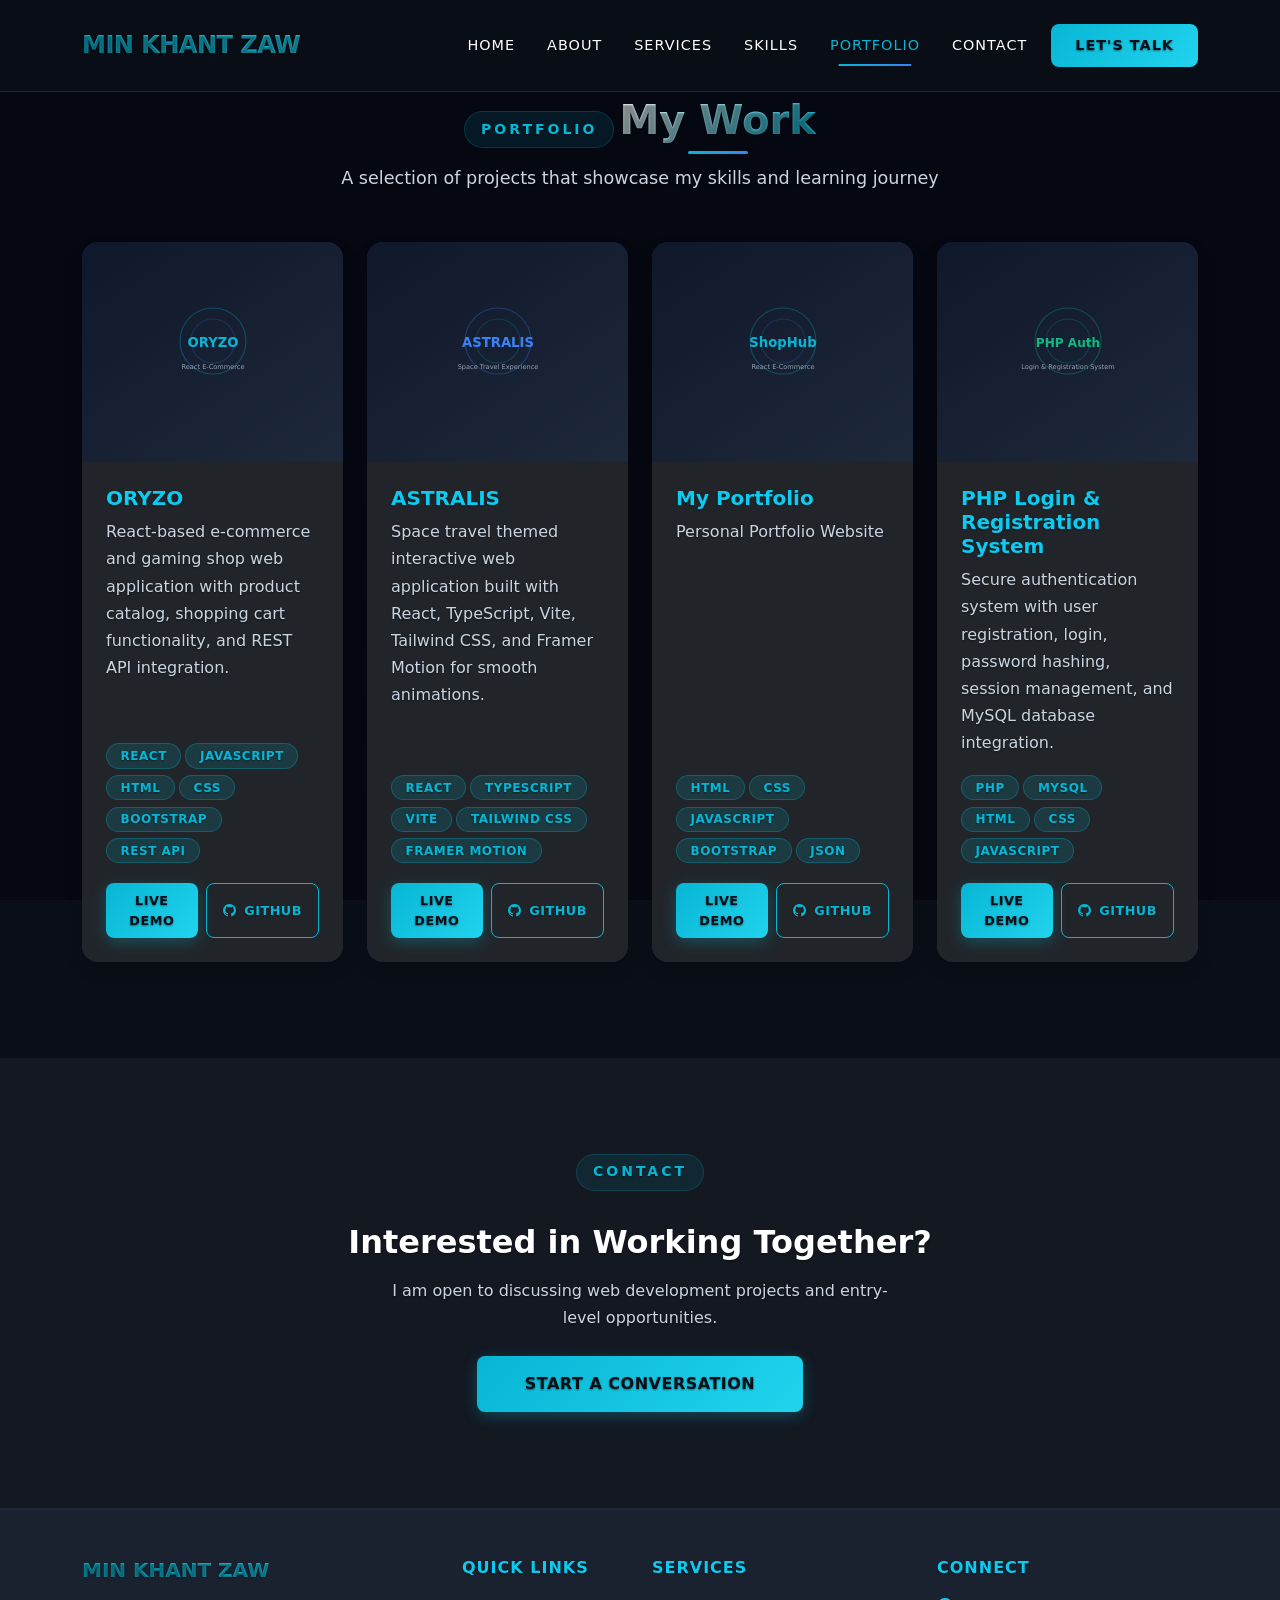
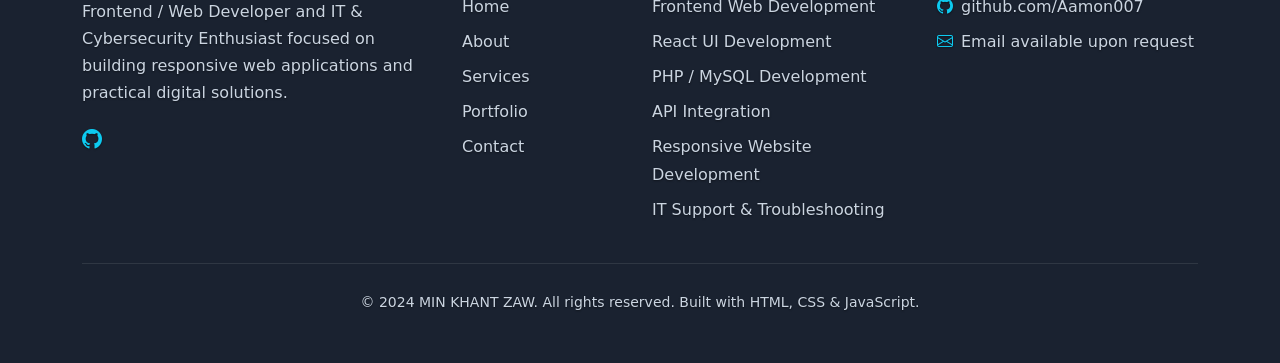
<file: docs/portfolio.html>
<!DOCTYPE html>
<html lang="en">
<head>
  <meta charset="UTF-8">
  <meta name="viewport" content="width=device-width, initial-scale=1.0">
  <meta name="description" content="Portfolio of MIN KHANT ZAW - Frontend / Web Developer. View projects including ORYZO, ASTRALIS, My Portfolio, and PHP Login & Registration System.">
  <title>Portfolio | MIN KHANT ZAW</title>
  <link href="https://cdn.jsdelivr.net/npm/bootstrap@5.3.3/dist/css/bootstrap.min.css" rel="stylesheet">
  <link href="https://cdn.jsdelivr.net/npm/bootstrap-icons@1.11.3/font/bootstrap-icons.css" rel="stylesheet">
  <link rel="stylesheet" href="css/style.css">
  <link rel="stylesheet" href="css/components.css">
  <link rel="stylesheet" href="css/animations.css">
  <link rel="stylesheet" href="css/responsive.css">
</head>
<body>
  <div class="background-video" aria-hidden="true">
    <video
      class="background-video__element"
      autoplay
      muted
      loop
      playsinline
      aria-hidden="true"
    >
      <source src="assets/videos/cyber-background.mp4" type="video/mp4">
    </video>
  </div>
  <div class="background-video__overlay" aria-hidden="true"></div>

  <header id="navbar"></header>

  <main>
    <section class="py-5">
      <div class="container py-5">
        <div class="text-center mb-5 reveal">
          <span class="section-label">Portfolio</span>
          <h2 class="fw-bold section-title">My Work</h2>
          <p class="section-subtitle">A selection of projects that showcase my skills and learning journey</p>
        </div>
        <div id="projects-container" class="row g-4">
          <div class="col-12 text-center py-5">
            <div class="spinner-custom mx-auto mb-3"></div>
            <p class="text-muted">Loading projects...</p>
          </div>
        </div>
      </div>
    </section>

    <section class="py-5 bg-secondary bg-opacity-10">
      <div class="container py-5 text-center reveal">
        <span class="section-label">Contact</span>
        <h2 class="fw-bold mb-3 mt-3">Interested in Working Together?</h2>
        <p class="text-muted mb-4 page-intro">I am open to discussing web development projects and entry-level opportunities.</p>
        <a href="contact.html" class="btn btn-primary btn-lg px-5">Start a Conversation</a>
      </div>
    </section>
  </main>

  <footer id="footer"></footer>

  <script src="https://cdn.jsdelivr.net/npm/bootstrap@5.3.3/dist/js/bootstrap.bundle.min.js"></script>
  <script src="js/main.js"></script>
  <script src="js/animations.js"></script>
  <script src="js/data-loader.js"></script>
  <script src="js/portfolio.js"></script>
</body>
</html>
</file>
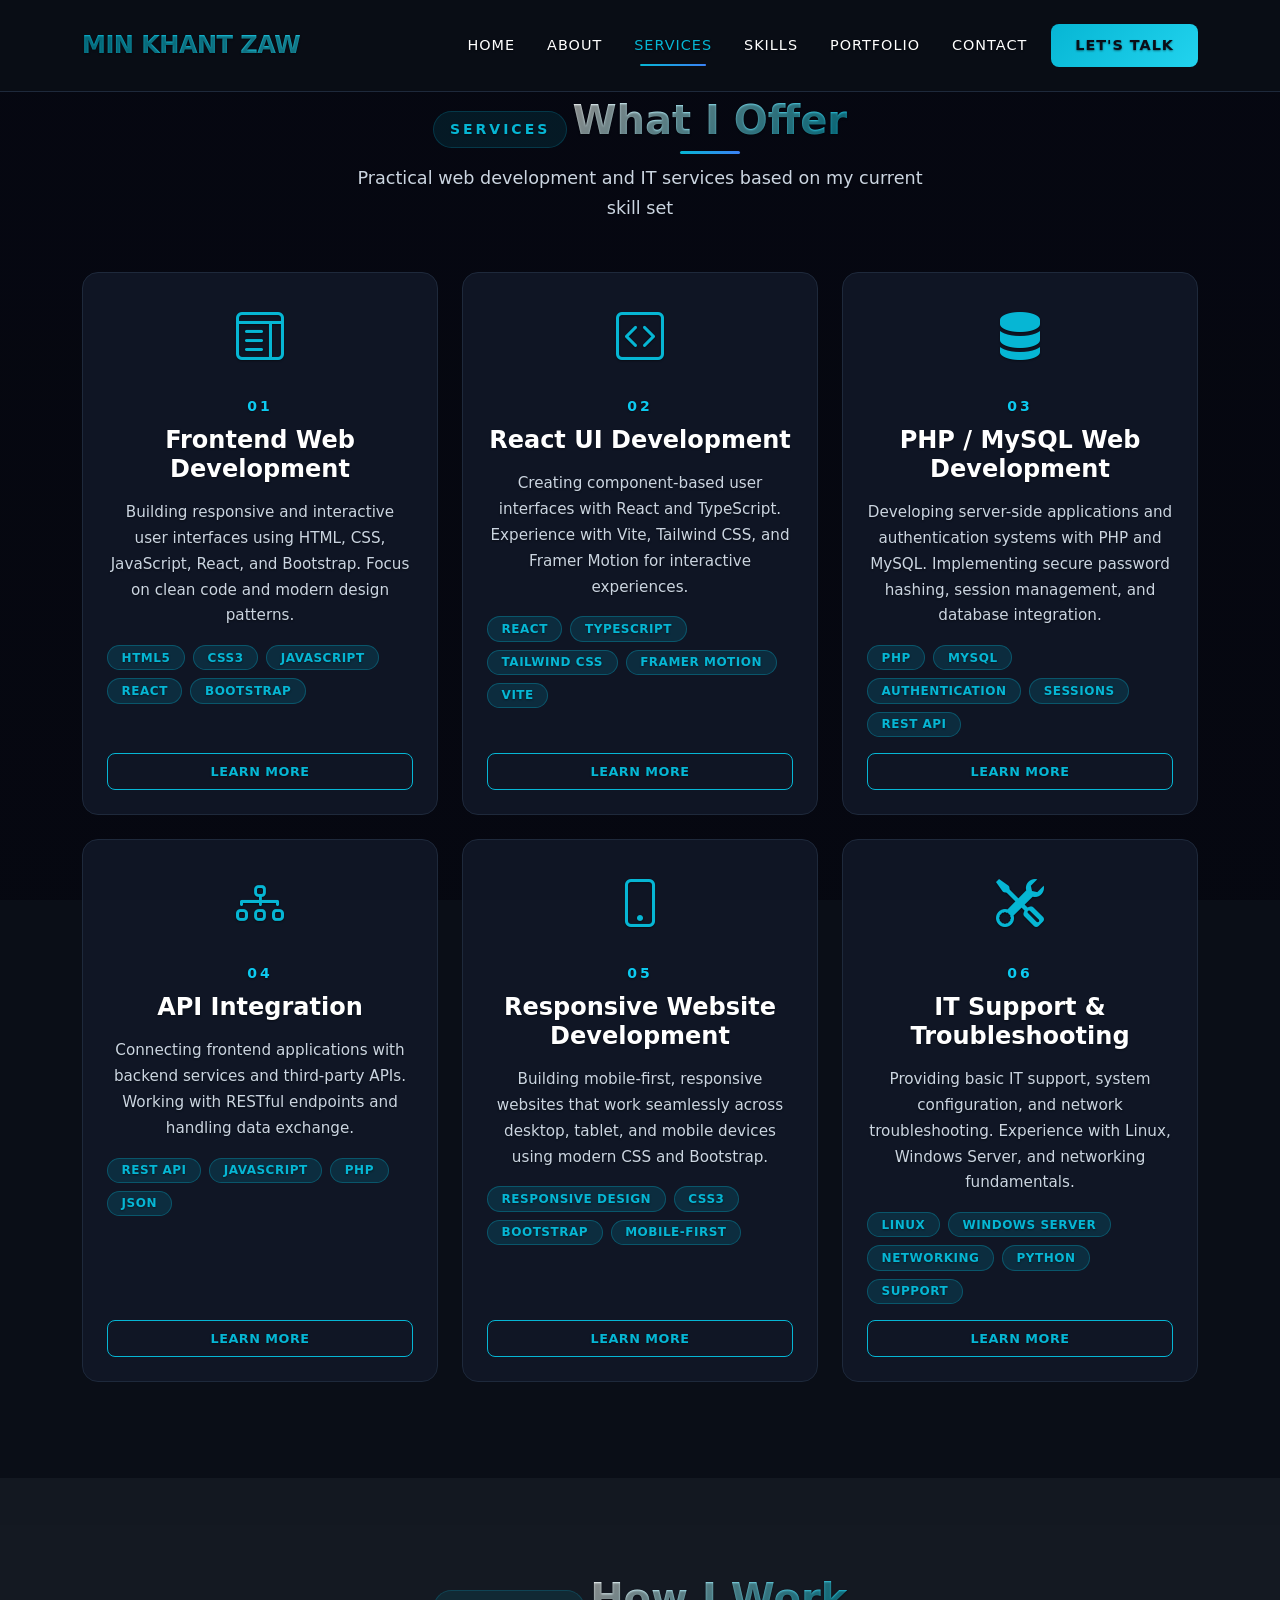
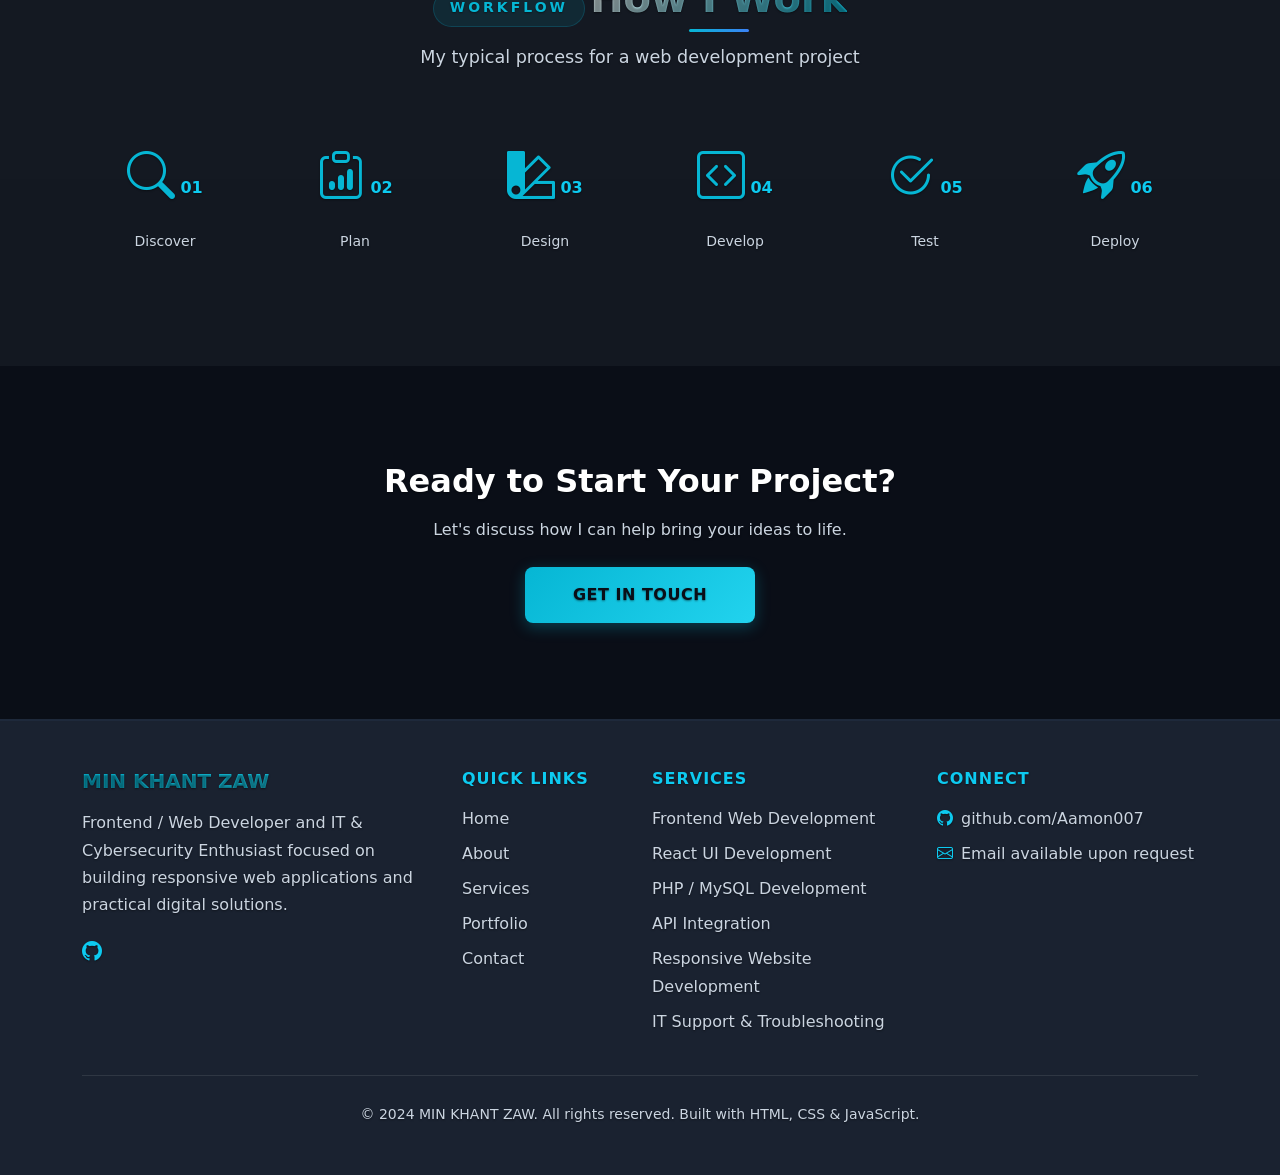
<file: docs/services.html>
<!DOCTYPE html>
<html lang="en">
<head>
  <meta charset="UTF-8">
  <meta name="viewport" content="width=device-width, initial-scale=1.0">
  <meta name="description" content="Professional web development and IT services by MIN KHANT ZAW - Frontend / Web Developer. Frontend, PHP/MySQL, API integration, responsive design, and IT support.">
  <title>Services | MIN KHANT ZAW</title>
  <link href="https://cdn.jsdelivr.net/npm/bootstrap@5.3.3/dist/css/bootstrap.min.css" rel="stylesheet">
  <link href="https://cdn.jsdelivr.net/npm/bootstrap-icons@1.11.3/font/bootstrap-icons.css" rel="stylesheet">
  <link rel="stylesheet" href="css/style.css">
  <link rel="stylesheet" href="css/components.css">
  <link rel="stylesheet" href="css/animations.css">
  <link rel="stylesheet" href="css/responsive.css">
</head>
<body>
  <div class="background-video" aria-hidden="true">
    <video
      class="background-video__element"
      autoplay
      muted
      loop
      playsinline
      aria-hidden="true"
    >
      <source src="assets/videos/cyber-background.mp4" type="video/mp4">
    </video>
  </div>
  <div class="background-video__overlay" aria-hidden="true"></div>

  <header id="navbar"></header>

  <main>
    <section class="py-5">
      <div class="container py-5">
        <div class="text-center mb-5 reveal">
          <span class="section-label">Services</span>
          <h2 class="fw-bold section-title">What I Offer</h2>
          <p class="section-subtitle">Practical web development and IT services based on my current skill set</p>
        </div>
        <div class="row g-4" id="services-container">
          <div class="col-12 text-center py-5">
            <div class="spinner-custom mx-auto mb-3"></div>
            <p class="text-muted">Loading services...</p>
          </div>
        </div>
      </div>
    </section>

    <!-- Development Workflow -->
    <section class="py-5 bg-secondary bg-opacity-10">
      <div class="container py-5">
        <div class="text-center mb-5 reveal">
          <span class="section-label">Workflow</span>
          <h2 class="fw-bold section-title">How I Work</h2>
          <p class="section-subtitle">My typical process for a web development project</p>
        </div>
        <div class="row g-4">
          <div class="col-6 col-md-4 col-lg-2 reveal">
            <div class="text-center p-3">
              <div class="service-icon mb-2 mx-auto"><i class="bi bi-search"></i></div>
              <span class="fw-bold text-info">01</span>
              <p class="text-muted small mt-1 mb-0">Discover</p>
            </div>
          </div>
          <div class="col-6 col-md-4 col-lg-2 reveal">
            <div class="text-center p-3">
              <div class="service-icon mb-2 mx-auto"><i class="bi bi-clipboard-data"></i></div>
              <span class="fw-bold text-info">02</span>
              <p class="text-muted small mt-1 mb-0">Plan</p>
            </div>
          </div>
          <div class="col-6 col-md-4 col-lg-2 reveal">
            <div class="text-center p-3">
              <div class="service-icon mb-2 mx-auto"><i class="bi bi-palette2"></i></div>
              <span class="fw-bold text-info">03</span>
              <p class="text-muted small mt-1 mb-0">Design</p>
            </div>
          </div>
          <div class="col-6 col-md-4 col-lg-2 reveal">
            <div class="text-center p-3">
              <div class="service-icon mb-2 mx-auto"><i class="bi bi-code-square"></i></div>
              <span class="fw-bold text-info">04</span>
              <p class="text-muted small mt-1 mb-0">Develop</p>
            </div>
          </div>
          <div class="col-6 col-md-4 col-lg-2 reveal">
            <div class="text-center p-3">
              <div class="service-icon mb-2 mx-auto"><i class="bi bi-check2-circle"></i></div>
              <span class="fw-bold text-info">05</span>
              <p class="text-muted small mt-1 mb-0">Test</p>
            </div>
          </div>
          <div class="col-6 col-md-4 col-lg-2 reveal">
            <div class="text-center p-3">
              <div class="service-icon mb-2 mx-auto"><i class="bi bi-rocket-takeoff"></i></div>
              <span class="fw-bold text-info">06</span>
              <p class="text-muted small mt-1 mb-0">Deploy</p>
            </div>
          </div>
        </div>
      </div>
    </section>

    <section class="py-5">
      <div class="container py-5 text-center reveal">
        <h2 class="fw-bold mb-3">Ready to Start Your Project?</h2>
        <p class="text-muted mb-4">Let's discuss how I can help bring your ideas to life.</p>
        <a href="contact.html" class="btn btn-primary btn-lg px-5">Get In Touch</a>
      </div>
    </section>
  </main>

  <footer id="footer"></footer>

  <script src="https://cdn.jsdelivr.net/npm/bootstrap@5.3.3/dist/js/bootstrap.bundle.min.js"></script>
  <script src="js/main.js"></script>
  <script src="js/animations.js"></script>
  <script src="js/data-loader.js"></script>
  <script>
    document.addEventListener('DOMContentLoaded', async () => {
      const container = document.getElementById('services-container');
      if (!container) return;

      try {
        const services = await DataLoader.loadAndCache('services.json');
        renderServices(services);
      } catch (error) {
        console.warn('Could not load services, using fallback.', error);
        const services = DataLoader.getFallback('services.json');
        renderServices(services);
      }

      setTimeout(() => {
        document.querySelectorAll('#services-container .reveal').forEach(el => {
          const observer = new IntersectionObserver((entries) => {
            entries.forEach(entry => {
              if (entry.isIntersecting) {
                entry.target.classList.add('active');
              }
            });
          }, { threshold: 0.1 });
          observer.observe(el);
        });
      }, 100);
    });

    function renderServices(services) {
      const container = document.getElementById('services-container');
      container.innerHTML = services.map((service, index) => `
        <div class="col-md-6 col-lg-4 reveal stagger-${(index % 3) + 1}">
          <div class="service-card tilt-card h-100 p-4">
            <div class="service-icon mb-3"><i class="bi ${service.icon}"></i></div>
            <span class="text-info fw-bold small text-uppercase letter-spacing-wide">${service.number}</span>
            <h4 class="service-title fw-bold mt-2 mb-3">${service.title}</h4>
            <p class="service-desc text-muted mb-3">${service.description}</p>
            <div class="d-flex flex-wrap gap-2 mb-3">
              ${service.tags.map(tag => `<span class="badge badge-accent">${tag}</span>`).join('')}
            </div>
            <a href="${service.link}" class="btn btn-outline btn-sm mt-auto">Learn More</a>
          </div>
        </div>
      `).join('');
    }
  </script>
</body>
</html>
</file>
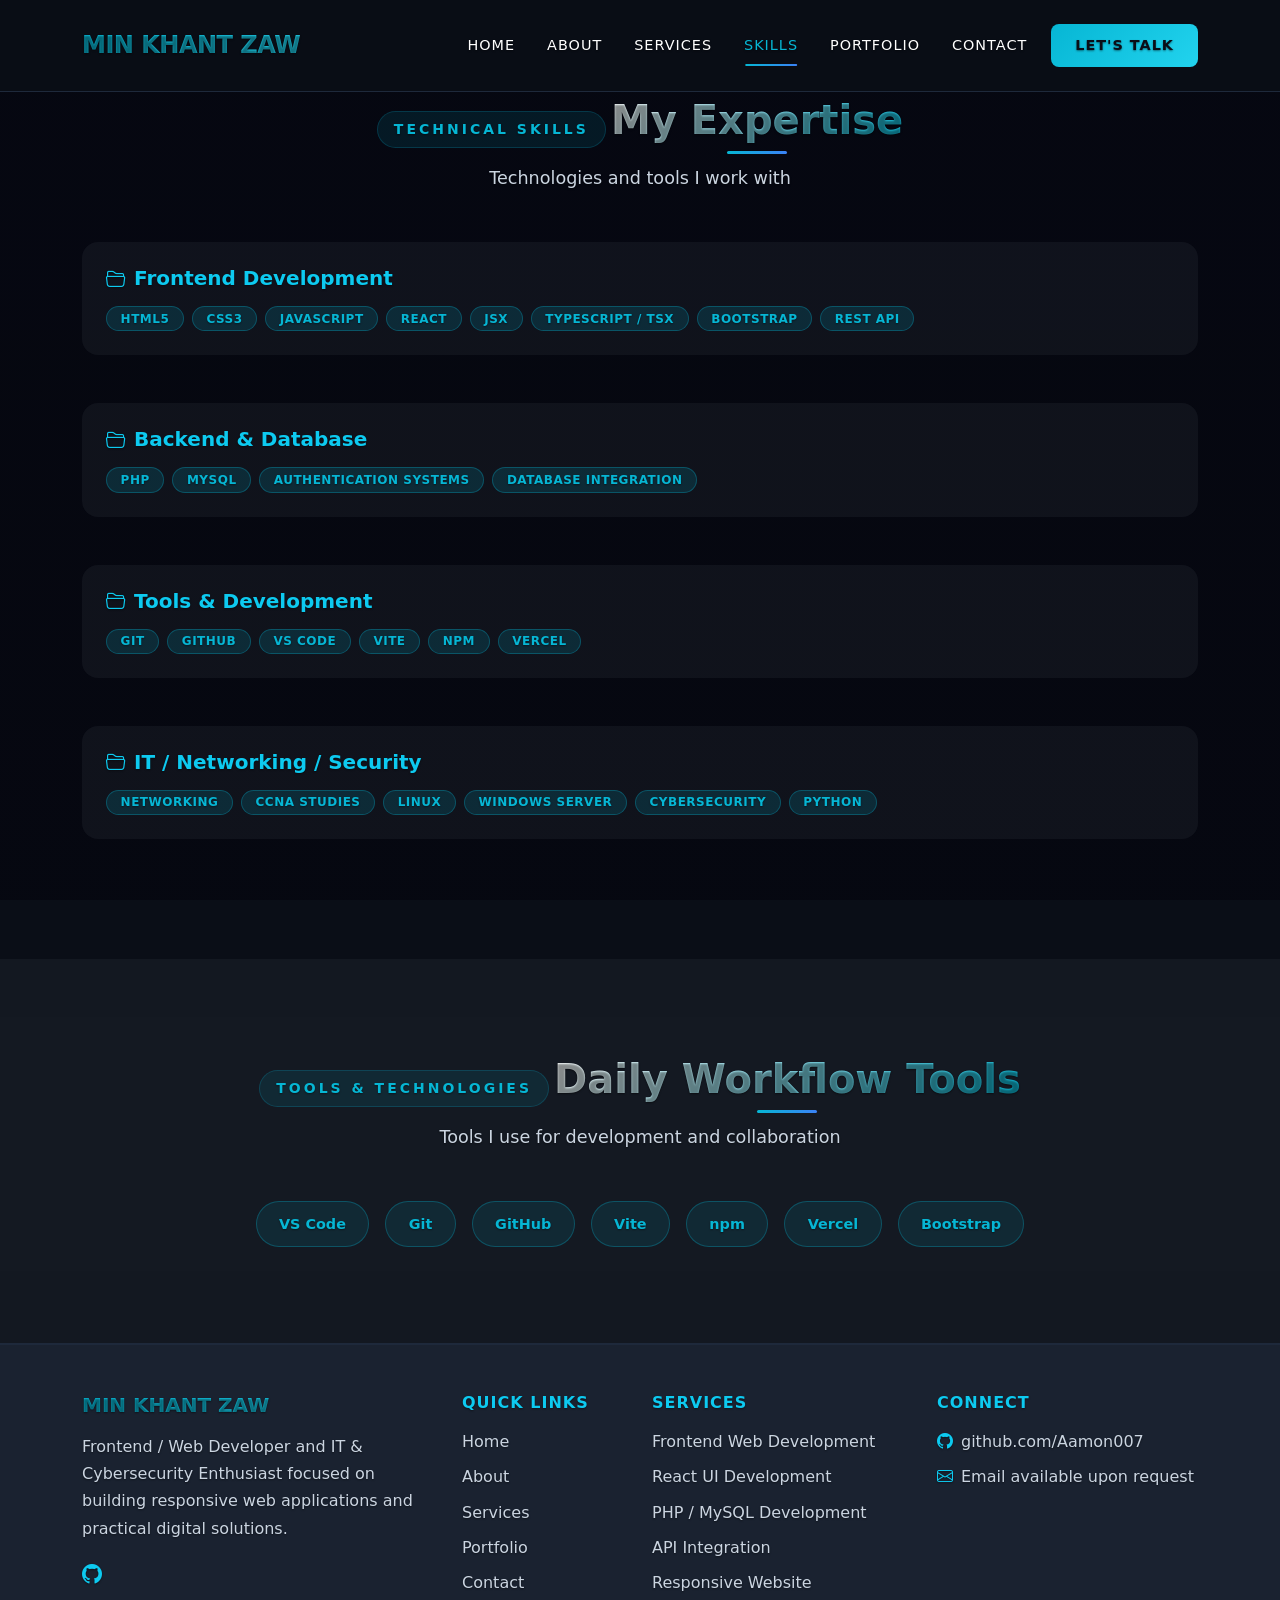
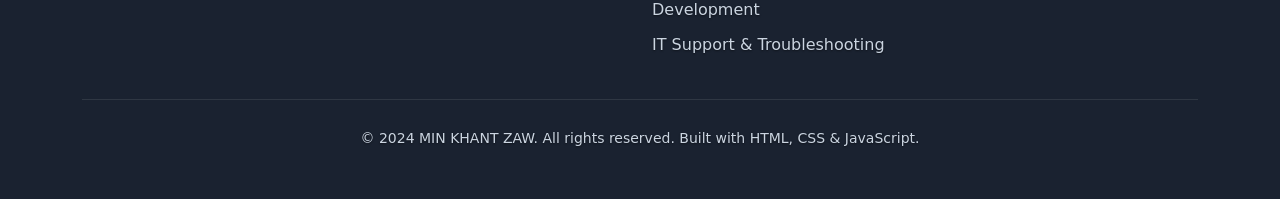
<file: docs/skills.html>
<!DOCTYPE html>
<html lang="en">
<head>
  <meta charset="UTF-8">
  <meta name="viewport" content="width=device-width, initial-scale=1.0">
  <meta name="description" content="Technical skills of MIN KHANT ZAW - Frontend / Web Developer. Skills in HTML, CSS, JavaScript, React, TypeScript, PHP, MySQL, Git, Linux, Networking, and more.">
  <title>Skills | MIN KHANT ZAW</title>
  <link href="https://cdn.jsdelivr.net/npm/bootstrap@5.3.3/dist/css/bootstrap.min.css" rel="stylesheet">
  <link href="https://cdn.jsdelivr.net/npm/bootstrap-icons@1.11.3/font/bootstrap-icons.css" rel="stylesheet">
  <link rel="stylesheet" href="css/style.css">
  <link rel="stylesheet" href="css/components.css">
  <link rel="stylesheet" href="css/animations.css">
  <link rel="stylesheet" href="css/responsive.css">
</head>
<body>
  <div class="background-video" aria-hidden="true">
    <video
      class="background-video__element"
      autoplay
      muted
      loop
      playsinline
      aria-hidden="true"
    >
      <source src="assets/videos/cyber-background.mp4" type="video/mp4">
    </video>
  </div>
  <div class="background-video__overlay" aria-hidden="true"></div>

  <header id="navbar"></header>

  <main>
    <section class="py-5">
      <div class="container py-5">
        <div class="text-center mb-5 reveal">
          <span class="section-label">Technical Skills</span>
          <h2 class="fw-bold section-title">My Expertise</h2>
          <p class="section-subtitle">Technologies and tools I work with</p>
        </div>
        <div class="row g-4" id="skills-container">
          <div class="col-12 text-center py-5">
            <div class="spinner-custom mx-auto mb-3"></div>
            <p class="text-muted">Loading skills...</p>
          </div>
        </div>
      </div>
    </section>

    <section class="py-5 bg-secondary bg-opacity-10">
      <div class="container py-5">
        <div class="text-center mb-5 reveal">
          <span class="section-label">Tools & Technologies</span>
          <h2 class="fw-bold section-title">Daily Workflow Tools</h2>
          <p class="section-subtitle">Tools I use for development and collaboration</p>
        </div>
        <div class="d-flex flex-wrap justify-content-center gap-3 reveal">
          <span class="skill-badge">VS Code</span>
          <span class="skill-badge">Git</span>
          <span class="skill-badge">GitHub</span>
          <span class="skill-badge">Vite</span>
          <span class="skill-badge">npm</span>
          <span class="skill-badge">Vercel</span>
          <span class="skill-badge">Bootstrap</span>
        </div>
      </div>
    </section>
  </main>

  <footer id="footer"></footer>

  <script src="https://cdn.jsdelivr.net/npm/bootstrap@5.3.3/dist/js/bootstrap.bundle.min.js"></script>
  <script src="js/main.js"></script>
  <script src="js/animations.js"></script>
  <script src="js/data-loader.js"></script>
  <script>
    document.addEventListener('DOMContentLoaded', async () => {
      const container = document.getElementById('skills-container');
      if (!container) return;

      try {
        const skills = await DataLoader.loadAndCache('skills.json');
        renderSkills(skills);
      } catch (error) {
        console.warn('Could not load skills, using fallback.', error);
        const skills = DataLoader.getFallback('skills.json');
        renderSkills(skills);
      }

      setTimeout(() => {
        document.querySelectorAll('#skills-container .reveal').forEach(el => {
          const observer = new IntersectionObserver((entries) => {
            entries.forEach(entry => {
              if (entry.isIntersecting) {
                entry.target.classList.add('active');
              }
            });
          }, { threshold: 0.1 });
          observer.observe(el);
        });
      }, 100);
    });

    function renderSkills(skills) {
      const container = document.getElementById('skills-container');
      container.innerHTML = skills.map((category, catIndex) => `
        <div class="col-12 reveal stagger-${(catIndex % 3) + 1}">
          <div class="card bg-secondary bg-opacity-10 border-0 p-4 mb-4">
            <h5 class="fw-bold mb-3 text-info"><i class="bi bi-folder2-open me-2"></i>${category.category}</h5>
            <div class="d-flex flex-wrap gap-2">
              ${category.skills.map(skill => `
                <span class="badge badge-accent">${skill}</span>
              `).join('')}
            </div>
          </div>
        </div>
      `).join('');
    }
  </script>
</body>
</html>
</file>
<file: docs/css/style.css>
/* ========================================
   STYLE.CSS
   Premium dark cyber aesthetic for MIN KHANT ZAW portfolio
   ======================================== */

:root {
  --bg-primary: #0a0e17;
  --bg-secondary: #111827;
  --bg-card: #0e275c;
  --bg-card-hover: #1a2332;
  --text-primary: #ffffff;
  --text-secondary: #cbd5e1;
  --text-body: #cbd5e1;
  --text-tertiary: #94a3b8;
  --text-muted: #cbd5e1;
  --accent: #06b6d4;
  --accent-hover: #22d3ee;
  --accent-secondary: #3b82f6;
  --border: #1e293b;
  --border-hover: #334155;
  --success: #10b981;
  --error: #ef4444;
  --warning: #f59e0b;
  --glow-cyan: rgba(6, 182, 212, 0.4);
  --glow-blue: rgba(59, 130, 246, 0.4);
}

* {
  margin: 0;
  padding: 0;
  box-sizing: border-box;
}

html {
  scroll-behavior: smooth;
  scroll-padding-top: 80px;
  background-color: var(--bg-primary);
}

body {
  font-family: 'Inter', 'Segoe UI', system-ui, -apple-system, sans-serif;
  background-color: transparent;
  color: var(--text-primary);
  line-height: 1.7;
  overflow-x: hidden;
  -webkit-font-smoothing: antialiased;
  -moz-osx-font-smoothing: grayscale;
  text-shadow: 0 1px 2px rgba(0, 0, 0, 0.45);
}

p {
  color: var(--text-body);
}

/* --- Bootstrap text-muted override (improves contrast on video bg) --- */
.text-muted {
  color: #cbd5e1 !important;
}

/* --- Background Video --- */
.background-video {
  position: fixed;
  inset: 0;
  width: 100%;
  height: 100%;
  overflow: hidden;
  pointer-events: none;
  z-index: -2;
}

.background-video__element {
  width: 100%;
  height: 100%;
  object-fit: cover;
}

.background-video__overlay {
  position: fixed;
  inset: 0;
  background: linear-gradient(180deg, rgba(5, 6, 15, 0.72) 0%, rgba(5, 6, 15, 0.78) 100%);
  pointer-events: none;
  z-index: -1;
}

/* --- Typography --- */
h1, h2, h3, h4, h5, h6 {
  font-weight: 700;
  line-height: 1.2;
  color: var(--text-primary);
}

.text-gradient {
  background: linear-gradient(135deg, var(--accent), var(--accent-secondary));
  -webkit-background-clip: text;
  -webkit-text-fill-color: transparent;
  background-clip: text;
}

.letter-spacing-wide {
  letter-spacing: 3px;
}

/* --- Selection --- */
::selection {
  background: rgba(6, 182, 212, 0.3);
  color: var(--text-primary);
}

/* --- Scrollbar --- */
::-webkit-scrollbar {
  width: 8px;
}

::-webkit-scrollbar-track {
  background: var(--bg-primary);
}

::-webkit-scrollbar-thumb {
  background: var(--border-hover);
  border-radius: 4px;
}

::-webkit-scrollbar-thumb:hover {
  background: var(--accent);
}

/* --- Navbar --- */
.custom-navbar {
  background: rgba(10, 14, 23, 0.95) !important;
  -webkit-backdrop-filter: blur(20px);
  backdrop-filter: blur(20px);
  border-bottom: 1px solid var(--border);
  transition: all 0.4s cubic-bezier(0.4, 0, 0.2, 1);
  padding-top: 1.25rem;
  padding-bottom: 1.25rem;
}

.custom-navbar.scrolled {
  box-shadow: 0 4px 30px rgba(0, 0, 0, 0.4);
  padding-top: 0.75rem;
  padding-bottom: 0.75rem;
  border-bottom-color: var(--border-hover);
}

.navbar-brand {
  font-size: 1.5rem;
  font-weight: 800;
  letter-spacing: -0.5px;
}

.nav-link {
  font-weight: 500;
  color: var(--text-primary) !important;
  transition: color 0.3s ease;
  position: relative;
  padding: 0.5rem 1rem !important;
  font-size: 0.9rem;
  text-transform: uppercase;
  letter-spacing: 1px;
}

.nav-link:hover,
.nav-link.active {
  color: var(--accent) !important;
}

.nav-link::after {
  content: '';
  position: absolute;
  bottom: 0;
  left: 50%;
  transform: translateX(-50%);
  width: 0;
  height: 2px;
  background: linear-gradient(90deg, var(--accent), var(--accent-secondary));
  transition: width 0.3s ease;
  border-radius: 2px;
}

.nav-link:hover::after,
.nav-link.active::after {
  width: 60%;
}

.nav-cta {
  background: linear-gradient(135deg, var(--accent), var(--accent-secondary));
  color: var(--bg-primary) !important;
  padding: 0.6rem 1.5rem !important;
  border-radius: 8px;
  font-weight: 700 !important;
  transition: all 0.3s ease !important;
}

.nav-cta:hover {
  transform: translateY(-2px);
  box-shadow: 0 8px 25px var(--glow-cyan);
  color: var(--bg-primary) !important;
}

.nav-cta::after {
  display: none !important;
}

/* --- Hero Section --- */
.hero-section {
  background: linear-gradient(180deg, rgba(10, 14, 23, 0.55) 0%, rgba(10, 14, 23, 0.25) 50%, rgba(10, 14, 23, 0.55) 100%);
  padding-top: 120px;
  position: relative;
  overflow: hidden;
}

.hero-section .lead {
  color: var(--text-body) !important;
}

.hero-section h1,
.hero-section h2,
.hero-section h3 {
  text-shadow: 0 2px 20px rgba(0, 0, 0, 0.5);
}

.hero-bg-glow::before {
  content: '';
  position: absolute;
  top: -200px;
  right: -200px;
  width: 600px;
  height: 600px;
  background: radial-gradient(circle, var(--glow-cyan), transparent 70%);
  border-radius: 50%;
  pointer-events: none;
  opacity: 0.3;
  animation: float-glow 8s ease-in-out infinite;
}

.hero-bg-glow::after {
  content: '';
  position: absolute;
  bottom: -200px;
  left: -200px;
  width: 500px;
  height: 500px;
  background: radial-gradient(circle, var(--glow-blue), transparent 70%);
  border-radius: 50%;
  pointer-events: none;
  opacity: 0.2;
  animation: float-glow 10s ease-in-out infinite reverse;
}

@keyframes float-glow {
  0%, 100% { transform: translate(0, 0); }
  33% { transform: translate(30px, -30px); }
  66% { transform: translate(-20px, 20px); }
}

/* --- Profile Image --- */
.profile-img {
  width: 100%;
  max-width: 420px;
  height: auto;
  aspect-ratio: 1 / 1;
  object-fit: cover;
  border-radius: 50%;
  border: 4px solid var(--border-hover);
  box-shadow: 
    0 0 30px var(--glow-cyan),
    0 20px 60px rgba(0, 0, 0, 0.5),
    inset 0 0 30px rgba(6, 182, 212, 0.1);
  transition: all 0.5s cubic-bezier(0.4, 0, 0.2, 1);
  position: relative;
  z-index: 2;
}

.profile-img:hover {
  transform: scale(1.03);
  box-shadow: 
    0 0 50px var(--glow-cyan),
    0 0 80px rgba(6, 182, 212, 0.2),
    0 25px 80px rgba(0, 0, 0, 0.6),
    inset 0 0 40px rgba(6, 182, 212, 0.15);
}

.profile-wrapper {
  position: relative;
  display: inline-block;
}

.profile-wrapper::before {
  content: '';
  position: absolute;
  inset: -15px;
  border-radius: 50%;
  background: linear-gradient(135deg, var(--accent), var(--accent-secondary), var(--accent));
  background-size: 200% 200%;
  opacity: 0.2;
  z-index: 1;
  transition: opacity 0.5s ease;
  animation: gradient-shift 4s ease infinite;
}

.profile-wrapper:hover::before {
  opacity: 0.4;
}

.blur-4x {
  filter: blur(40px);
}

/* --- Floating Badges --- */
.floating-badge {
  z-index: 3;
  animation: float 4s ease-in-out infinite;
}

.floating-badge--delay-05 { animation-delay: 0.5s; }
.floating-badge--delay-1 { animation-delay: 1s; }
.floating-badge--delay-2 { animation-delay: 2s; }

.hero-lead {
  max-width: 540px;
}

.hero-section-copy {
  max-width: 600px;
  margin: 0 auto;
}

.page-intro {
  max-width: 500px;
  margin: 0 auto;
}

.footer-section-title {
  letter-spacing: 1px;
}

.btn-magnetic {
  --magnetic-x: 0px;
  --magnetic-y: 0px;
  transform: translate(var(--magnetic-x), var(--magnetic-y));
  transition: transform 0.12s ease-out;
}

.tilt-card {
  --tilt-x: 0deg;
  --tilt-y: 0deg;
  --tilt-shift: 0px;
  transform: perspective(1000px) rotateX(var(--tilt-x)) rotateY(var(--tilt-y)) translateY(var(--tilt-shift));
  transition: transform 0.12s ease-out;
}

@keyframes float {
  0%, 100% { transform: translateY(0); }
  50% { transform: translateY(-10px); }
}

/* --- Stats Section --- */
.stats-section {
  background: linear-gradient(180deg, rgba(17, 24, 39, 0.5) 0%, transparent 100%);
}

.counter {
  font-size: 2.75rem;
  font-weight: 800;
  background: linear-gradient(135deg, var(--accent), var(--accent-secondary));
  -webkit-background-clip: text;
  -webkit-text-fill-color: transparent;
  background-clip: text;
}

/* --- Buttons --- */
.btn {
  border-radius: 10px;
  font-weight: 600;
  transition: all 0.3s cubic-bezier(0.4, 0, 0.2, 1);
  text-transform: uppercase;
  letter-spacing: 0.5px;
  font-size: 0.875rem;
  padding: 0.75rem 1.5rem;
  border: none;
  cursor: pointer;
  display: inline-flex;
  align-items: center;
  justify-content: center;
  gap: 0.5rem;
}

.btn-primary {
  background: linear-gradient(135deg, var(--accent), var(--accent-secondary));
  color: var(--bg-primary);
  box-shadow: 0 4px 15px var(--glow-cyan);
  border: none;
}

.btn-primary:hover {
  transform: translateY(-2px);
  box-shadow: 0 8px 25px rgba(6, 182, 212, 0.5);
  color: var(--bg-primary);
  background: linear-gradient(135deg, var(--accent-hover), var(--accent));
}

.btn-outline {
  background: transparent;
  border: 1px solid var(--accent);
  color: var(--accent);
}

.btn-outline:hover {
  background: var(--accent);
  color: var(--bg-primary);
  transform: translateY(-2px);
  box-shadow: 0 8px 25px rgba(6, 182, 212, 0.3);
}

.btn-lg {
  padding: 1rem 2rem;
  font-size: 1rem;
}

.btn-sm {
  padding: 0.5rem 1rem;
  font-size: 0.8rem;
}

.click-scale:active {
  transform: scale(0.95);
}

/* --- Cards --- */
.card {
  background: rgba(17, 24, 39, 0.9);
  border: 1px solid var(--border);
  border-radius: 16px;
  transition: all 0.4s cubic-bezier(0.4, 0, 0.2, 1);
  overflow: hidden;
  color: var(--text-body);
}

.card:hover {
  transform: translateY(-8px);
  box-shadow: 0 25px 50px rgba(0, 0, 0, 0.4);
  border-color: var(--accent);
  background: var(--bg-card-hover);
}

.project-card {
  overflow: hidden;
}

.project-card .card-img-top {
  height: 220px;
  object-fit: cover;
  transition: transform 0.6s cubic-bezier(0.4, 0, 0.2, 1);
}

.project-card:hover .card-img-top {
  transform: scale(1.08);
}

.card-body {
  padding: 1.5rem;
  background-color: rgba(10, 14, 23, 0.85);
  color: var(--text-body);
}

.card-body h1, .card-body h2, .card-body h3, .card-body h4, .card-body h5, .card-body h6 {
  color: var(--text-primary);
}

.card-body .card-text,
.card-body p {
  color: var(--text-body);
}

/* --- Skill Badges --- */
.skill-badge {
  display: inline-block;
  padding: 0.6rem 1.4rem;
  background: rgba(6, 182, 212, 0.1);
  border: 1px solid rgba(6, 182, 212, 0.3);
  color: var(--accent);
  border-radius: 50px;
  font-weight: 600;
  font-size: 0.9rem;
  transition: all 0.3s ease;
  cursor: default;
}

.skill-badge:hover {
  background: var(--accent);
  color: var(--bg-primary);
  transform: translateY(-3px);
  box-shadow: 0 8px 20px rgba(6, 182, 212, 0.3);
}

/* --- Service Cards --- */
.service-card {
  background: rgba(17, 24, 39, 0.9);
  border: 1px solid var(--border);
  border-radius: 16px;
  padding: 2rem;
  text-align: center;
  transition: all 0.4s cubic-bezier(0.4, 0, 0.2, 1);
  height: 100%;
  display: flex;
  flex-direction: column;
  color: var(--text-body);
}

.service-card:hover {
  transform: translateY(-8px);
  border-color: var(--accent);
  box-shadow: 0 20px 40px rgba(0, 0, 0, 0.4);
  background: var(--bg-card-hover);
}

.service-icon {
  font-size: 3rem;
  color: var(--accent);
  margin-bottom: 1rem;
  display: inline-block;
  transition: transform 0.3s ease;
}

.service-card:hover .service-icon {
  transform: scale(1.15);
}

.service-title {
  font-weight: 700;
  margin-bottom: 0.75rem;
  color: var(--text-primary);
}

.service-desc {
  color: var(--text-body);
  font-size: 0.95rem;
}

/* --- Timeline --- */
.timeline {
  position: relative;
  padding-left: 40px;
}

.timeline::before {
  content: '';
  position: absolute;
  left: 0;
  top: 0;
  bottom: 0;
  width: 2px;
  background: linear-gradient(180deg, var(--accent), var(--accent-secondary));
  border-radius: 2px;
}

.timeline-item {
  position: relative;
  padding-bottom: 2.5rem;
}

.timeline-item::before {
  content: '';
  position: absolute;
  left: -44px;
  top: 5px;
  width: 16px;
  height: 16px;
  border-radius: 50%;
  background: var(--accent);
  border: 3px solid var(--bg-primary);
  box-shadow: 0 0 15px var(--glow-cyan);
}

.timeline-date {
  font-size: 0.85rem;
  color: var(--accent);
  font-weight: 600;
  text-transform: uppercase;
  letter-spacing: 1px;
  display: inline-block;
  padding: 0.25rem 0.75rem;
  background: rgba(6, 182, 212, 0.1);
  border-radius: 50px;
  margin-bottom: 0.5rem;
}

.timeline-title {
  font-weight: 700;
  margin: 0.25rem 0;
  color: var(--text-primary);
}

.timeline-desc {
  color: var(--text-body);
  font-size: 0.95rem;
  margin-bottom: 0;
}

/* --- Skills Progress --- */
.skill-progress {
  background: var(--bg-primary);
  border-radius: 10px;
  height: 8px;
  overflow: hidden;
  margin-top: 0.5rem;
  border: 1px solid var(--border);
}

.skill-fill {
  height: 100%;
  background: linear-gradient(90deg, var(--accent), var(--accent-secondary));
  border-radius: 10px;
  transition: width 1.5s cubic-bezier(0.4, 0, 0.2, 1);
  width: 0;
  box-shadow: 0 0 10px var(--glow-cyan);
}

/* --- Contact Form --- */
.form-control {
  background: rgba(17, 24, 39, 0.9);
  border: 1px solid var(--border);
  color: var(--text-primary);
  border-radius: 10px;
  padding: 0.875rem 1rem;
  transition: all 0.3s ease;
  font-size: 1rem;
}

.form-control:focus {
  background: var(--bg-secondary);
  border-color: var(--accent);
  color: var(--text-primary);
  box-shadow: 0 0 0 3px rgba(6, 182, 212, 0.15);
  outline: none;
}

.form-control::placeholder {
  color: var(--text-tertiary);
  opacity: 0.7;
}

.form-label {
  font-weight: 600;
  color: var(--text-primary);
  font-size: 0.85rem;
  text-transform: uppercase;
  letter-spacing: 1px;
  margin-bottom: 0.5rem;
  display: block;
}

.invalid-feedback {
  color: var(--error);
  font-size: 0.85rem;
  margin-top: 0.5rem;
  display: none;
}

.form-control.is-invalid {
  border-color: var(--error);
  background-image: url("data:image/svg+xml,%3Csvg xmlns='http://www.w3.org/2000/svg' width='12' height='12' fill='%23ef4444' viewBox='0 0 16 16'%3E%3Cpath d='M16 8A8 8 0 1 1 0 8a8 8 0 0 1 16 0zM8 4a.905.905 0 0 0-.9.995l.35 3.507a.552.552 0 0 0 1.1 0l.35-3.507A.905.905 0 0 0 8 4zm.002 6a1 1 0 1 0 0 2 1 1 0 0 0 0-2z'/%3E%3C/svg%3E");
  background-repeat: no-repeat;
  background-position: right calc(0.375em + 0.1875rem) center;
  background-size: calc(0.75em + 0.375rem) calc(0.75em + 0.375rem);
}

.form-control.is-valid {
  border-color: var(--success);
  background-image: url("data:image/svg+xml,%3Csvg xmlns='http://www.w3.org/2000/svg' width='12' height='12' fill='%2310b981' viewBox='0 0 16 16'%3E%3Cpath d='M16 8A8 8 0 1 1 0 8a8 8 0 0 1 16 0zm-3.97-3.03a.75.75 0 0 0-1.08.022L7.477 9.417 5.384 7.323a.75.75 0 0 0-1.06 1.06L6.97 11.03a.75.75 0 0 0 1.079-.02l3.992-4.99a.75.75 0 0 0-.01-1.05z'/%3E%3C/svg%3E");
  background-repeat: no-repeat;
  background-position: right calc(0.375em + 0.1875rem) center;
  background-size: calc(0.75em + 0.375rem) calc(0.75em + 0.375rem);
}

.valid-feedback {
  color: var(--success);
  font-size: 0.85rem;
  margin-top: 0.5rem;
  display: none;
}

/* --- Success Message --- */
.success-message {
  display: none;
  background: rgba(16, 185, 129, 0.1);
  border: 1px solid rgba(16, 185, 129, 0.3);
  color: var(--success);
  padding: 2rem;
  border-radius: 16px;
  text-align: center;
}

.success-message.show {
  display: block;
  animation: fadeInUp 0.6s ease;
}

/* --- Animations --- */
@keyframes fadeInUp {
  from {
    opacity: 0;
    transform: translateY(30px);
  }
  to {
    opacity: 1;
    transform: translateY(0);
  }
}

@keyframes fadeIn {
  from { opacity: 0; }
  to { opacity: 1; }
}

@keyframes pulse-glow {
  0%, 100% { 
    box-shadow: 0 0 20px rgba(6, 182, 212, 0.2);
    opacity: 0.25;
  }
  50% { 
    box-shadow: 0 0 40px rgba(6, 182, 212, 0.5);
    opacity: 0.4;
  }
}

@keyframes gradient-shift {
  0% { background-position: 0% 50%; }
  50% { background-position: 100% 50%; }
  100% { background-position: 0% 50%; }
}

@keyframes spin {
  to { transform: rotate(360deg); }
}

/* --- Reveal on Scroll --- */
.reveal {
  opacity: 0;
  transform: translateY(30px);
  transition: all 0.8s cubic-bezier(0.4, 0, 0.2, 1);
}

.reveal.active {
  opacity: 1;
  transform: translateY(0);
}

.reveal-delay-1 { transition-delay: 0.1s; }
.reveal-delay-2 { transition-delay: 0.2s; }
.reveal-delay-3 { transition-delay: 0.3s; }
.reveal-delay-4 { transition-delay: 0.4s; }

/* --- Glow Effects --- */
.glow-border {
  position: relative;
}

.glow-border::before {
  content: '';
  position: absolute;
  inset: -2px;
  border-radius: inherit;
  background: linear-gradient(135deg, var(--accent), var(--accent-secondary), var(--accent));
  background-size: 200% 200%;
  z-index: -1;
  opacity: 0;
  transition: opacity 0.4s ease;
  animation: gradient-shift 3s ease infinite;
}

.glow-border:hover::before {
  opacity: 1;
}

.text-glow {
  text-shadow: 0 0 20px rgba(6, 182, 212, 0.5);
}

.hover-glow {
  transition: all 0.4s ease;
}

.hover-glow:hover {
  box-shadow: 0 0 30px rgba(6, 182, 212, 0.2);
  border-color: var(--accent) !important;
}

.hover-lift {
  transition: transform 0.4s cubic-bezier(0.4, 0, 0.2, 1), box-shadow 0.4s ease;
}

.hover-lift:hover {
  transform: translateY(-8px);
  box-shadow: 0 20px 40px rgba(0, 0, 0, 0.4);
}

/* --- Image Hover Effects --- */
.img-hover-zoom {
  overflow: hidden;
}

.img-hover-zoom img {
  transition: transform 0.6s cubic-bezier(0.4, 0, 0.2, 1);
}

.img-hover-zoom:hover img {
  transform: scale(1.1);
}

/* --- Section Headers --- */
.section-header {
  text-align: center;
  margin-bottom: 4rem;
}

.section-label {
  display: inline-block;
  color: var(--accent);
  font-size: 0.875rem;
  font-weight: 600;
  text-transform: uppercase;
  letter-spacing: 3px;
  margin-bottom: 1rem;
  padding: 0.35rem 1rem;
  background: rgba(6, 182, 212, 0.1);
  border-radius: 50px;
  border: 1px solid rgba(6, 182, 212, 0.2);
}

.section-title {
  font-size: 2.5rem;
  font-weight: 800;
  margin-bottom: 1rem;
  position: relative;
  display: inline-block;
  background: linear-gradient(135deg, var(--text-primary), var(--accent));
  -webkit-background-clip: text;
  -webkit-text-fill-color: transparent;
  background-clip: text;
}

.section-title::after {
  content: '';
  position: absolute;
  bottom: -10px;
  left: 50%;
  transform: translateX(-50%);
  width: 60px;
  height: 3px;
  background: linear-gradient(90deg, var(--accent), var(--accent-secondary));
  border-radius: 2px;
}

.section-subtitle {
  color: var(--text-body);
  font-size: 1.1rem;
  max-width: 600px;
  margin: 0 auto;
  line-height: 1.7;
}

.text-center .section-title::after {
  left: 50%;
  transform: translateX(-50%);
}

/* --- Footer --- */
footer {
  background: var(--bg-secondary);
  border-top: 1px solid var(--border);
}

footer a {
  transition: color 0.3s ease;
}

footer a:hover {
  color: var(--accent) !important;
}

.back-to-top {
  position: fixed;
  bottom: 2rem;
  right: 2rem;
  width: 50px;
  height: 50px;
  background: linear-gradient(135deg, var(--accent), var(--accent-secondary));
  color: var(--bg-primary);
  border: none;
  border-radius: 50%;
  display: flex;
  align-items: center;
  justify-content: center;
  cursor: pointer;
  opacity: 0;
  visibility: hidden;
  transform: translateY(20px);
  transition: all 0.4s ease;
  z-index: 999;
  box-shadow: 0 4px 15px var(--glow-cyan);
  font-size: 1.2rem;
  text-decoration: none;
}

.back-to-top.visible {
  opacity: 1;
  visibility: visible;
  transform: translateY(0);
}

.back-to-top:hover {
  transform: translateY(-3px);
  box-shadow: 0 8px 25px rgba(6, 182, 212, 0.5);
  color: var(--bg-primary);
}

/* --- Focus States --- */
*:focus-visible {
  outline: 2px solid var(--accent);
  outline-offset: 2px;
}

/* --- Container --- */
.container-custom {
  max-width: 1200px;
  margin: 0 auto;
  padding: 0 1.5rem;
}

@media (min-width: 1400px) {
  .container-custom {
    max-width: 1320px;
  }
}

/* --- Responsive --- */
@media (max-width: 768px) {
  .hero-section {
    padding-top: 100px;
    text-align: center;
  }

  .display-2 {
    font-size: 2.5rem;
  }

  .hero-visual {
    margin-top: 3rem;
  }

  .profile-img {
    max-width: 280px !important;
  }

  .counter {
    font-size: 2.25rem;
  }

  .section-title {
    font-size: 2rem;
  }

  .section-title::after {
    left: 50%;
    transform: translateX(-50%);
  }

  .floating-badge {
    display: none;
  }
}

@media (max-width: 480px) {
  .hero-title {
    font-size: 2rem !important;
  }

  .profile-img {
    max-width: 220px !important;
  }

  .btn {
    width: 100%;
    max-width: 280px;
  }

  .hero-buttons {
    flex-direction: column;
    align-items: center;
  }
}

/* --- Loading Spinner --- */
.spinner-custom {
  width: 40px;
  height: 40px;
  border: 3px solid var(--border);
  border-top-color: var(--accent);
  border-radius: 50%;
  animation: spin 1s linear infinite;
  display: inline-block;
}

/* --- Skeleton Loading --- */
.skeleton {
  background: linear-gradient(90deg, var(--bg-secondary) 25%, var(--border) 50%, var(--bg-secondary) 75%);
  background-size: 200% 100%;
  animation: skeleton-loading 1.5s infinite;
  border-radius: 8px;
}

@keyframes skeleton-loading {
  0% { background-position: 200% 0; }
  100% { background-position: -200% 0; }
}

/* --- Page Sections --- */
.py-section {
  padding-top: 5rem;
  padding-bottom: 5rem;
}

@media (max-width: 767px) {
  .py-section {
    padding-top: 3rem;
    padding-bottom: 3rem;
  }
}

.blur-4x {
  filter: blur(40px);
}

/* Force 4-Column Layout for Featured Projects */
#portfolio .row {
  display: grid !important;
  grid-template-columns: repeat(4, 1fr) !important;
  gap: 1.5rem !important;
}

#portfolio .row > [class*="col-"] {
  width: 100% !important;
  max-width: 100% !important;
  flex: none !important;
}

@media (max-width: 991px) {
  #portfolio .row {
    grid-template-columns: repeat(2, 1fr) !important;
  }
}

@media (max-width: 575px) {
  #portfolio .row {
    grid-template-columns: 1fr !important;
  }
}
</file>
<file: docs/css/components.css>
/* ========================================
   COMPONENTS.CSS
   Reusable component styles for the portfolio
   ======================================== */

/* --- Buttons --- */
.btn {
  border-radius: 8px;
  font-weight: 600;
  transition: all 0.3s cubic-bezier(0.4, 0, 0.2, 1);
  text-transform: uppercase;
  letter-spacing: 0.5px;
  font-size: 0.875rem;
  padding: 0.75rem 1.5rem;
  border: none;
  cursor: pointer;
  display: inline-flex;
  align-items: center;
  justify-content: center;
  gap: 0.5rem;
}

.btn-primary {
  background: linear-gradient(135deg, var(--accent), var(--accent-hover));
  color: var(--bg-primary);
  box-shadow: 0 4px 15px rgba(6, 182, 212, 0.3);
}

.btn-primary:hover {
  transform: translateY(-2px);
  box-shadow: 0 8px 25px rgba(6, 182, 212, 0.4);
  color: var(--bg-primary);
}

.btn-outline {
  background: transparent;
  border: 1px solid var(--accent);
  color: var(--accent);
}

.btn-outline:hover {
  background: var(--accent);
  color: var(--bg-primary);
  transform: translateY(-2px);
  box-shadow: 0 8px 25px rgba(6, 182, 212, 0.2);
}

.btn-lg {
  padding: 1rem 2rem;
  font-size: 1rem;
}

.btn-sm {
  padding: 0.5rem 1rem;
  font-size: 0.8rem;
}

/* --- Cards --- */
.card {
  background: var(--bg-card);
  border: 1px solid var(--border);
  border-radius: 16px;
  transition: all 0.4s cubic-bezier(0.4, 0, 0.2, 1);
  overflow: hidden;
}

.card:hover {
  transform: translateY(-8px);
  box-shadow: 0 25px 50px rgba(0, 0, 0, 0.4);
  border-color: var(--accent);
}

.card-body {
  padding: 1.5rem;
}

/* --- Badges --- */
.badge {
  display: inline-block;
  padding: 0.35rem 0.85rem;
  font-size: 0.75rem;
  font-weight: 600;
  text-transform: uppercase;
  letter-spacing: 0.5px;
  border-radius: 50px;
  transition: all 0.3s ease;
}

.badge-accent {
  background: rgba(6, 182, 212, 0.15);
  color: var(--accent);
  border: 1px solid rgba(6, 182, 212, 0.3);
}

.badge-accent:hover {
  background: var(--accent);
  color: var(--bg-primary);
}

/* --- Section Headings --- */
.section-header {
  text-align: center;
  margin-bottom: 4rem;
}

.section-header .section-label {
  display: inline-block;
  color: var(--accent);
  font-size: 0.875rem;
  font-weight: 600;
  text-transform: uppercase;
  letter-spacing: 3px;
  margin-bottom: 1rem;
}

.section-header .section-title {
  font-size: 2.5rem;
  font-weight: 800;
  margin-bottom: 1rem;
  background: linear-gradient(135deg, var(--text-primary), var(--accent));
  -webkit-background-clip: text;
  -webkit-text-fill-color: transparent;
  background-clip: text;
}

.section-header .section-subtitle {
  color: var(--text-secondary);
  font-size: 1.1rem;
  max-width: 600px;
  margin: 0 auto;
  line-height: 1.7;
}

.section-header.text-start .section-title::after,
.section-header.text-end .section-title::after {
  display: none;
}

/* --- Containers --- */
.container-custom {
  max-width: 1200px;
  margin: 0 auto;
  padding: 0 1.5rem;
}

@media (min-width: 1400px) {
  .container-custom {
    max-width: 1320px;
  }
}

/* --- Navigation --- */
.nav-custom {
  position: fixed;
  top: 0;
  left: 0;
  right: 0;
  z-index: 1000;
  padding: 1.25rem 0;
  transition: all 0.4s cubic-bezier(0.4, 0, 0.2, 1);
}

.nav-custom.scrolled {
  background: rgba(15, 23, 42, 0.9);
  -webkit-backdrop-filter: blur(20px);
  backdrop-filter: blur(20px);
  border-bottom: 1px solid var(--border);
  padding: 0.75rem 0;
  box-shadow: 0 4px 30px rgba(0, 0, 0, 0.3);
}

.nav-custom .nav-link {
  color: var(--text-secondary);
  font-weight: 500;
  font-size: 0.9rem;
  text-transform: uppercase;
  letter-spacing: 1px;
  transition: all 0.3s ease;
  position: relative;
  padding: 0.5rem 1rem !important;
}

.nav-custom .nav-link:hover,
.nav-custom .nav-link.active {
  color: var(--accent);
}

.nav-custom .nav-link::after {
  content: '';
  position: absolute;
  bottom: 0;
  left: 50%;
  transform: translateX(-50%);
  width: 0;
  height: 2px;
  background: var(--accent);
  transition: width 0.3s ease;
}

.nav-custom .nav-link:hover::after,
.nav-custom .nav-link.active::after {
  width: 60%;
}

.nav-cta {
  background: linear-gradient(135deg, var(--accent), var(--accent-hover));
  color: var(--bg-primary) !important;
  padding: 0.6rem 1.5rem !important;
  border-radius: 8px;
  font-weight: 700 !important;
}

.nav-cta:hover {
  transform: translateY(-2px);
  box-shadow: 0 8px 25px rgba(6, 182, 212, 0.4);
}

.nav-cta::after {
  display: none !important;
}

/* --- Forms --- */
.form-group {
  margin-bottom: 1.5rem;
}

.form-label {
  display: block;
  margin-bottom: 0.5rem;
  font-weight: 600;
  color: var(--text-secondary);
  font-size: 0.85rem;
  text-transform: uppercase;
  letter-spacing: 1px;
}

.form-control {
  width: 100%;
  padding: 0.875rem 1rem;
  background: var(--bg-secondary);
  border: 1px solid var(--border);
  border-radius: 10px;
  color: var(--text-primary);
  font-size: 1rem;
  transition: all 0.3s ease;
}

.form-control:focus {
  outline: none;
  border-color: var(--accent);
  box-shadow: 0 0 0 3px rgba(6, 182, 212, 0.15);
  background: var(--bg-secondary);
}

.form-control::placeholder {
  color: var(--text-secondary);
  opacity: 0.7;
}

.form-control.is-invalid {
  border-color: #f87171;
}

.form-control.is-valid {
  border-color: #10b981;
}

.invalid-feedback {
  color: #f87171;
  font-size: 0.85rem;
  margin-top: 0.5rem;
  display: none;
}

.valid-feedback {
  color: #10b981;
  font-size: 0.85rem;
  margin-top: 0.5rem;
  display: none;
}

/* --- Animations --- */
@keyframes fadeInUp {
  from {
    opacity: 0;
    transform: translateY(40px);
  }
  to {
    opacity: 1;
    transform: translateY(0);
  }
}

@keyframes fadeIn {
  from { opacity: 0; }
  to { opacity: 1; }
}

@keyframes slideInLeft {
  from {
    opacity: 0;
    transform: translateX(-40px);
  }
  to {
    opacity: 1;
    transform: translateX(0);
  }
}

@keyframes slideInRight {
  from {
    opacity: 0;
    transform: translateX(40px);
  }
  to {
    opacity: 1;
    transform: translateX(0);
  }
}

@keyframes pulse-glow {
  0%, 100% {
    box-shadow: 0 0 20px rgba(6, 182, 212, 0.2);
  }
  50% {
    box-shadow: 0 0 40px rgba(6, 182, 212, 0.4);
  }
}

@keyframes float {
  0%, 100% {
    transform: translateY(0);
  }
  50% {
    transform: translateY(-10px);
  }
}

@keyframes gradient-shift {
  0% { background-position: 0% 50%; }
  50% { background-position: 100% 50%; }
  100% { background-position: 0% 50%; }
}

.animate-fade-in-up {
  animation: fadeInUp 0.8s ease forwards;
}

.animate-fade-in {
  animation: fadeIn 0.6s ease forwards;
}

.animate-slide-in-left {
  animation: slideInLeft 0.8s ease forwards;
}

.animate-slide-in-right {
  animation: slideInRight 0.8s ease forwards;
}

.animate-pulse-glow {
  animation: pulse-glow 3s ease-in-out infinite;
}

.animate-float {
  animation: float 4s ease-in-out infinite;
}

/* --- Reveal on Scroll --- */
.reveal {
  opacity: 0;
  transform: translateY(30px);
  transition: all 0.8s cubic-bezier(0.4, 0, 0.2, 1);
}

.reveal.active {
  opacity: 1;
  transform: translateY(0);
}

.reveal-delay-1 {
  transition-delay: 0.1s;
}

.reveal-delay-2 {
  transition-delay: 0.2s;
}

.reveal-delay-3 {
  transition-delay: 0.3s;
}

.reveal-delay-4 {
  transition-delay: 0.4s;
}

/* --- Glow Effects --- */
.glow-border {
  position: relative;
}

.glow-border::before {
  content: '';
  position: absolute;
  inset: -2px;
  border-radius: inherit;
  background: linear-gradient(135deg, var(--accent), var(--accent-hover), var(--accent));
  background-size: 200% 200%;
  z-index: -1;
  opacity: 0;
  transition: opacity 0.4s ease;
  animation: gradient-shift 3s ease infinite;
}

.glow-border:hover::before {
  opacity: 1;
}

.text-glow {
  text-shadow: 0 0 20px rgba(6, 182, 212, 0.5);
}

/* --- Scrollbar --- */
::-webkit-scrollbar {
  width: 8px;
}

::-webkit-scrollbar-track {
  background: var(--bg-primary);
}

::-webkit-scrollbar-thumb {
  background: var(--border);
  border-radius: 4px;
}

::-webkit-scrollbar-thumb:hover {
  background: var(--accent);
}

/* --- Selection --- */
::selection {
  background: rgba(6, 182, 212, 0.3);
  color: var(--text-primary);
}

/* --- Utilities --- */
.text-gradient {
  background: linear-gradient(135deg, var(--accent), var(--accent-hover));
  -webkit-background-clip: text;
  -webkit-text-fill-color: transparent;
  background-clip: text;
}

.bg-gradient-primary {
  background: linear-gradient(135deg, var(--bg-primary), var(--bg-secondary));
}

.border-gradient {
  position: relative;
  border: none;
}

.border-gradient::after {
  content: '';
  position: absolute;
  inset: 0;
  border-radius: inherit;
  padding: 1px;
  background: linear-gradient(135deg, var(--accent), transparent);
  -webkit-mask: linear-gradient(#fff 0 0) content-box, linear-gradient(#fff 0 0);
  mask: linear-gradient(#fff 0 0) content-box, linear-gradient(#fff 0 0);
  -webkit-mask-composite: xor;
  mask-composite: exclude;
  pointer-events: none;
}

/* --- Loading Spinner --- */
.spinner-custom {
  width: 40px;
  height: 40px;
  border: 3px solid var(--border);
  border-top-color: var(--accent);
  border-radius: 50%;
  animation: spin 1s linear infinite;
}

@keyframes spin {
  to { transform: rotate(360deg); }
}
</file>
<file: docs/css/animations.css>
/* ========================================
   ANIMATIONS.CSS
   Advanced animation system for the portfolio
   ======================================== */

/* --- Base Transitions --- */
* {
  transition-timing-function: cubic-bezier(0.4, 0, 0.2, 1);
}

/* --- Scroll Reveal Variants --- */
.reveal-up {
  opacity: 0;
  transform: translateY(40px);
  transition: opacity 0.8s ease, transform 0.8s ease;
}

.reveal-up.active {
  opacity: 1;
  transform: translateY(0);
}

.reveal-down {
  opacity: 0;
  transform: translateY(-40px);
  transition: opacity 0.8s ease, transform 0.8s ease;
}

.reveal-down.active {
  opacity: 1;
  transform: translateY(0);
}

.reveal-left {
  opacity: 0;
  transform: translateX(-40px);
  transition: opacity 0.8s ease, transform 0.8s ease;
}

.reveal-left.active {
  opacity: 1;
  transform: translateX(0);
}

.reveal-right {
  opacity: 0;
  transform: translateX(40px);
  transition: opacity 0.8s ease, transform 0.8s ease;
}

.reveal-right.active {
  opacity: 1;
  transform: translateX(0);
}

.reveal-scale {
  opacity: 0;
  transform: scale(0.9);
  transition: opacity 0.8s ease, transform 0.8s ease;
}

.reveal-scale.active {
  opacity: 1;
  transform: scale(1);
}

/* --- Stagger Delays --- */
.stagger-1 { transition-delay: 0.1s; }
.stagger-2 { transition-delay: 0.2s; }
.stagger-3 { transition-delay: 0.3s; }
.stagger-4 { transition-delay: 0.4s; }
.stagger-5 { transition-delay: 0.5s; }
.stagger-6 { transition-delay: 0.6s; }

/* --- Hover Animations --- */
.hover-lift {
  transition: transform 0.4s cubic-bezier(0.4, 0, 0.2, 1), box-shadow 0.4s ease;
}

.hover-lift:hover {
  transform: translateY(-8px);
  box-shadow: 0 20px 40px rgba(0, 0, 0, 0.3);
}

.hover-glow {
  transition: box-shadow 0.4s ease, border-color 0.4s ease;
}

.hover-glow:hover {
  box-shadow: 0 0 30px rgba(6, 182, 212, 0.3);
  border-color: var(--accent) !important;
}

.hover-scale {
  transition: transform 0.4s cubic-bezier(0.4, 0, 0.2, 1);
}

.hover-scale:hover {
  transform: scale(1.03);
}

/* --- Image Hover Effects --- */
.img-hover-zoom {
  overflow: hidden;
}

.img-hover-zoom img {
  transition: transform 0.6s cubic-bezier(0.4, 0, 0.2, 1);
}

.img-hover-zoom:hover img {
  transform: scale(1.1);
}

.img-overlay {
  position: relative;
  overflow: hidden;
}

.img-overlay::after {
  content: '';
  position: absolute;
  inset: 0;
  background: linear-gradient(135deg, rgba(6, 182, 212, 0.2), transparent);
  opacity: 0;
  transition: opacity 0.4s ease;
}

.img-overlay:hover::after {
  opacity: 1;
}

/* --- Background Glow --- */
.bg-glow {
  position: relative;
}

.bg-glow::before {
  content: '';
  position: absolute;
  width: 400px;
  height: 400px;
  background: radial-gradient(circle, rgba(6, 182, 212, 0.15) 0%, transparent 70%);
  border-radius: 50%;
  pointer-events: none;
  animation: float-glow 6s ease-in-out infinite;
}

@keyframes float-glow {
  0%, 100% {
    transform: translate(0, 0);
  }
  33% {
    transform: translate(30px, -30px);
  }
  66% {
    transform: translate(-20px, 20px);
  }
}

/* --- Typing Animation --- */
.typing-text {
  overflow: hidden;
  border-right: 2px solid var(--accent);
  white-space: nowrap;
  animation: typing 3s steps(30) forwards, blink 0.75s step-end infinite;
  width: 0;
}

@keyframes typing {
  to { width: 100%; }
}

@keyframes blink {
  50% { border-color: transparent; }
}

/* --- Counter Animation --- */
.counter-animate {
  display: inline-block;
}

/* --- Skill Bar Animation --- */
.skill-fill {
  width: 0;
  transition: width 1.5s cubic-bezier(0.4, 0, 0.2, 1);
}



/* --- Particle Effect --- */
.particle {
  position: absolute;
  width: 4px;
  height: 4px;
  background: var(--accent);
  border-radius: 50%;
  pointer-events: none;
  opacity: 0;
}

/* --- Gradient Animation --- */
.animate-gradient {
  background-size: 200% 200%;
  animation: gradient-shift 3s ease infinite;
}

@keyframes gradient-shift {
  0% { background-position: 0% 50%; }
  50% { background-position: 100% 50%; }
  100% { background-position: 0% 50%; }
}

/* --- Border Animation --- */
@keyframes border-rotate {
  from { transform: rotate(0deg); }
  to { transform: rotate(360deg); }
}

.border-animated {
  position: relative;
}

.border-animated::before {
  content: '';
  position: absolute;
  inset: -2px;
  border-radius: inherit;
  background: conic-gradient(from 0deg, transparent, var(--accent), transparent);
  animation: border-rotate 4s linear infinite;
  z-index: -1;
  opacity: 0;
  transition: opacity 0.4s ease;
}

.border-animated:hover::before {
  opacity: 1;
}

/* --- Shimmer Effect --- */
.shimmer {
  position: relative;
  overflow: hidden;
}

.shimmer::after {
  content: '';
  position: absolute;
  top: 0;
  left: -100%;
  width: 100%;
  height: 100%;
  background: linear-gradient(90deg, transparent, rgba(255, 255, 255, 0.05), transparent);
  animation: shimmer 2s infinite;
}

@keyframes shimmer {
  to { left: 100%; }
}

/* --- Skeleton Loading --- */
.skeleton {
  background: linear-gradient(90deg, var(--bg-secondary) 25%, var(--border) 50%, var(--bg-secondary) 75%);
  background-size: 200% 100%;
  animation: skeleton-loading 1.5s infinite;
  border-radius: 8px;
}

@keyframes skeleton-loading {
  0% { background-position: 200% 0; }
  100% { background-position: -200% 0; }
}

/* --- Fade transitions for page elements --- */
.fade-enter {
  opacity: 0;
  transform: translateY(20px);
  transition: opacity 0.6s ease, transform 0.6s ease;
}

.fade-enter-active {
  opacity: 1;
  transform: translateY(0);
}

.fade-exit {
  opacity: 1;
  transform: translateY(0);
  transition: opacity 0.4s ease, transform 0.4s ease;
}

.fade-exit-active {
  opacity: 0;
  transform: translateY(-20px);
}

/* --- Micro-interactions --- */
.click-scale:active {
  transform: scale(0.95);
}

/* --- Smooth scrolling for anchor links --- */
html {
  scroll-behavior: smooth;
  scroll-padding-top: 80px;
}

/* --- Back to top button --- */
.back-to-top {
  position: fixed;
  bottom: 2rem;
  right: 2rem;
  width: 50px;
  height: 50px;
  background: linear-gradient(135deg, var(--accent), var(--accent-hover));
  color: var(--bg-primary);
  border: none;
  border-radius: 50%;
  display: flex;
  align-items: center;
  justify-content: center;
  cursor: pointer;
  opacity: 0;
  visibility: hidden;
  transform: translateY(20px);
  transition: all 0.4s ease;
  z-index: 999;
  box-shadow: 0 4px 15px rgba(6, 182, 212, 0.3);
  font-size: 1.2rem;
}

.back-to-top.visible {
  opacity: 1;
  visibility: visible;
  transform: translateY(0);
}

.back-to-top:hover {
  transform: translateY(-3px);
  box-shadow: 0 8px 25px rgba(6, 182, 212, 0.4);
}

/* --- Cursor effects --- */
@media (hover: hover) {
  .cursor-pointer {
    cursor: pointer;
  }
}

/* --- Focus states --- */
*:focus-visible {
  outline: 2px solid var(--accent);
  outline-offset: 2px;
}
</file>
<file: docs/css/responsive.css>
/* ========================================
   RESPONSIVE.CSS
   Responsive design for all breakpoints
   ======================================== */

/* --- Large Desktop (1400px+) --- */
@media (min-width: 1400px) {
  .container-custom {
    max-width: 1320px;
  }
}

/* --- Desktop (1200px - 1399px) --- */
@media (max-width: 1399px) {
  .section-header .section-title {
    font-size: 2.25rem;
  }
}

/* --- Small Desktop (992px - 1199px) --- */
@media (max-width: 1199px) {
  .hero-title {
    font-size: 3.5rem !important;
  }
}

/* --- Tablet Landscape (768px - 991px) --- */
@media (max-width: 991px) {
  .hero-section {
    padding-top: 100px;
    text-align: center;
  }

  .hero-title {
    font-size: 3rem !important;
  }

  .hero-visual {
    margin-top: 3rem;
  }

  .profile-img {
    max-width: 300px !important;
  }

  .section-header .section-title {
    font-size: 2rem;
  }

  .nav-custom .navbar-collapse {
    background: var(--bg-primary);
    border-radius: 12px;
    padding: 1rem;
    margin-top: 1rem;
    border: 1px solid var(--border);
  }
}

/* --- Tablet Portrait (576px - 767px) --- */
@media (max-width: 767px) {
  .hero-title {
    font-size: 2.5rem !important;
  }

  .hero-subtitle {
    font-size: 1.1rem !important;
  }

  .profile-img {
    max-width: 250px !important;
  }

  .stats-grid {
    grid-template-columns: repeat(2, 1fr) !important;
  }

  .section-header {
    margin-bottom: 3rem;
  }

  .section-header .section-title {
    font-size: 1.75rem;
  }

  .card-grid {
    grid-template-columns: 1fr !important;
  }

  .service-card {
    text-align: center;
  }

  .about-grid {
    grid-template-columns: 1fr !important;
  }

  .contact-grid {
    grid-template-columns: 1fr !important;
  }

  .footer-grid {
    grid-template-columns: 1fr !important;
    text-align: center;
  }

  .footer-links {
    justify-content: center;
  }
}

/* --- Mobile Large (480px - 575px) --- */
@media (max-width: 575px) {
  .hero-title {
    font-size: 2.25rem !important;
  }

  .hero-buttons {
    flex-direction: column;
    align-items: center;
  }

  .hero-buttons .btn {
    width: 100%;
    max-width: 300px;
  }

  .profile-img {
    max-width: 200px !important;
  }

  .stats-grid {
    grid-template-columns: 1fr !important;
  }

  .project-filters {
    flex-wrap: wrap;
    justify-content: center;
  }

  .timeline {
    padding-left: 20px;
  }

  .timeline-item::before {
    left: -26px;
    width: 12px;
    height: 12px;
  }
}

/* --- Mobile Medium (390px - 479px) --- */
@media (max-width: 479px) {
  .hero-title {
    font-size: 2rem !important;
  }

  .section-header .section-title {
    font-size: 1.5rem;
  }

  .container-custom {
    padding: 0 1rem;
  }
}

/* --- Mobile Small (< 390px) --- */
@media (max-width: 389px) {
  .hero-title {
    font-size: 1.75rem !important;
  }

  .btn {
    padding: 0.6rem 1.2rem;
    font-size: 0.8rem;
  }
}

/* --- Prevent horizontal scroll --- */
html, body {
  overflow-x: hidden;
}

img, video, iframe {
  max-width: 100%;
  height: auto;
}

/* --- Responsive Typography --- */
@media (max-width: 767px) {
  h1 { font-size: 2rem; }
  h2 { font-size: 1.75rem; }
  h3 { font-size: 1.5rem; }
  h4 { font-size: 1.25rem; }
  h5 { font-size: 1.1rem; }
  h6 { font-size: 1rem; }
}

/* --- Responsive Spacing --- */
@media (max-width: 767px) {
  .py-section {
    padding-top: 4rem !important;
    padding-bottom: 4rem !important;
  }

  .mb-section {
    margin-bottom: 3rem !important;
  }
}

/* --- Responsive Grid --- */
.grid-responsive {
  display: grid;
  gap: 1.5rem;
}

@media (min-width: 768px) {
  .grid-responsive {
    grid-template-columns: repeat(2, 1fr);
  }
}

@media (min-width: 1024px) {
  .grid-responsive {
    grid-template-columns: repeat(3, 1fr);
  }
}

/* --- Responsive Navigation --- */
@media (max-width: 991px) {
  .nav-custom .nav-item {
    margin: 0.25rem 0;
  }

  .nav-custom .nav-link {
    padding: 0.75rem 1rem !important;
    display: block;
  }

  .nav-cta {
    display: inline-block;
    margin-top: 0.5rem;
    text-align: center;
  }
}

/* --- Responsive Forms --- */
@media (max-width: 767px) {
  .form-control {
    font-size: 16px; /* Prevent iOS zoom */
  }
}

/* --- Responsive Tables (if any) --- */
@media (max-width: 767px) {
  table {
    font-size: 0.875rem;
  }

  th, td {
    padding: 0.5rem;
  }
}

/* --- Print Styles --- */
@media print {
  .nav-custom,
  .back-to-top,
  .btn {
    display: none !important;
  }

  body {
    background: white;
    color: black;
  }
}
</file>
